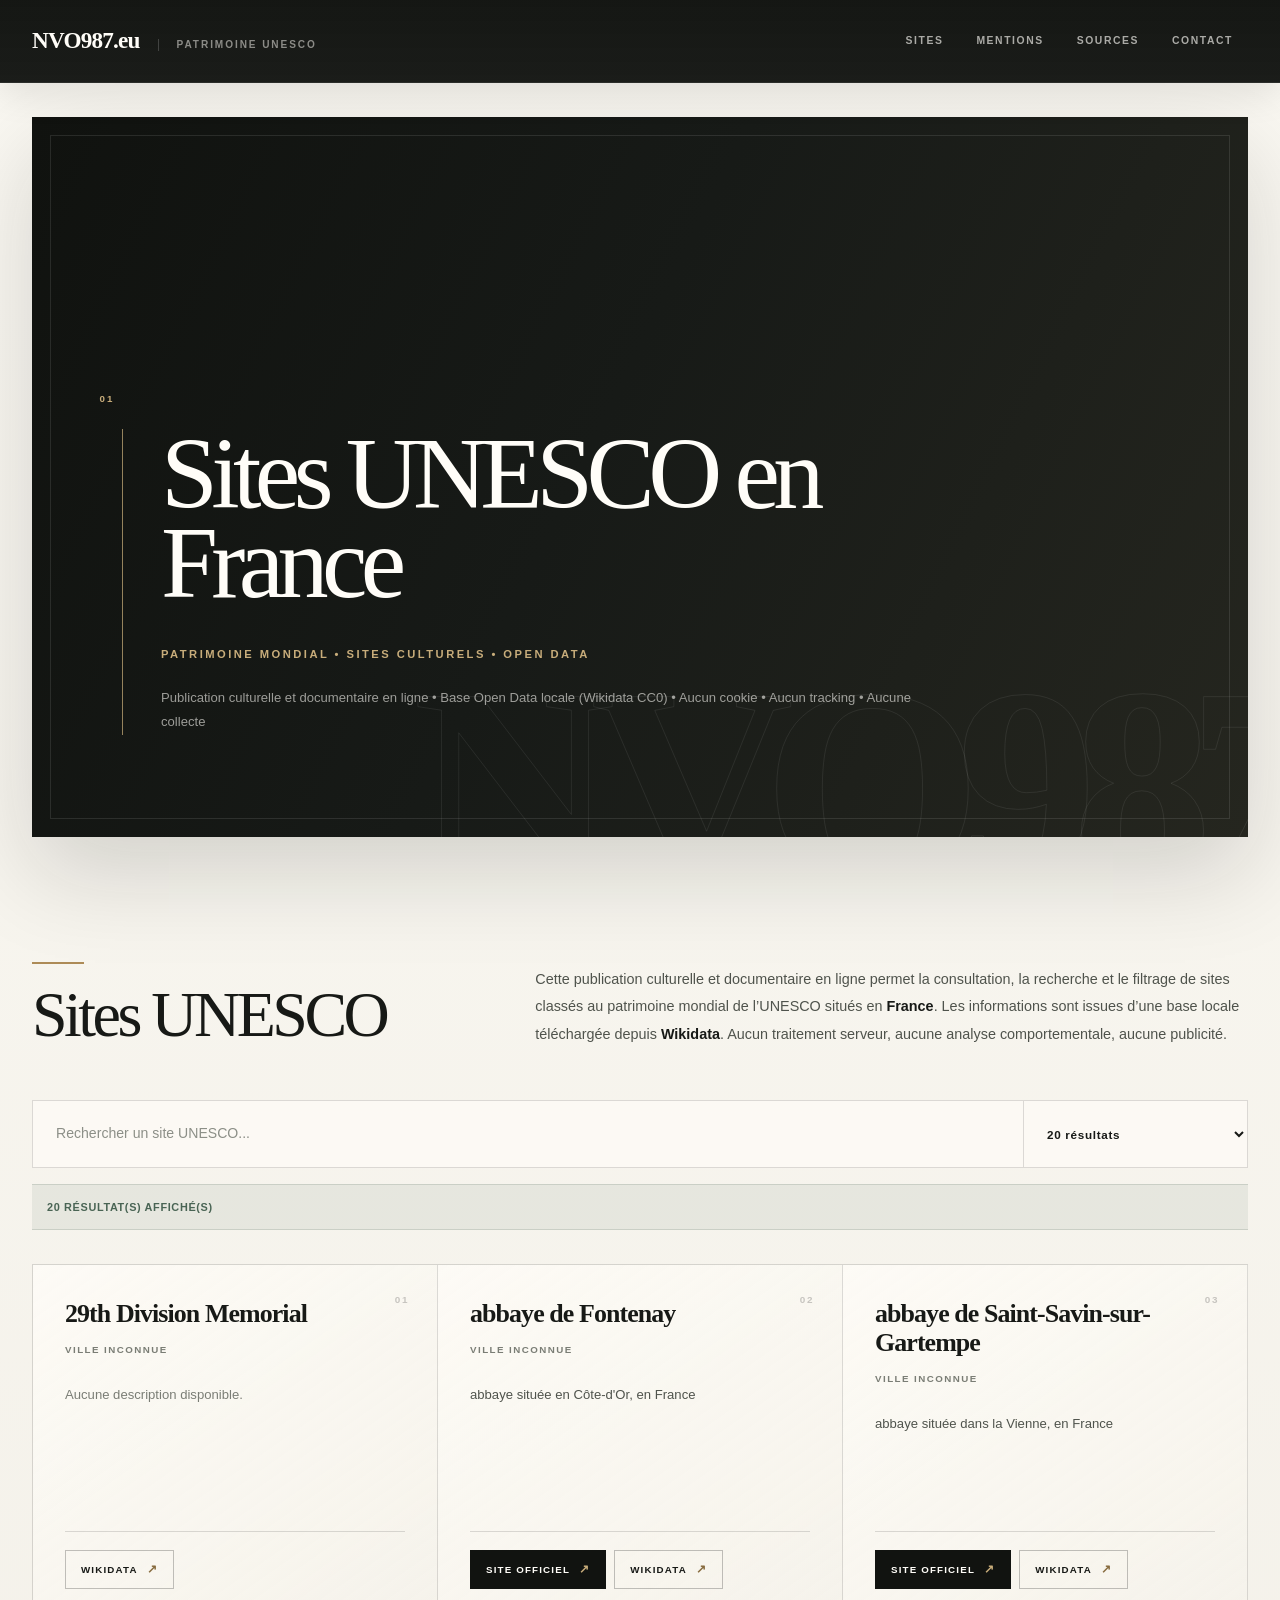
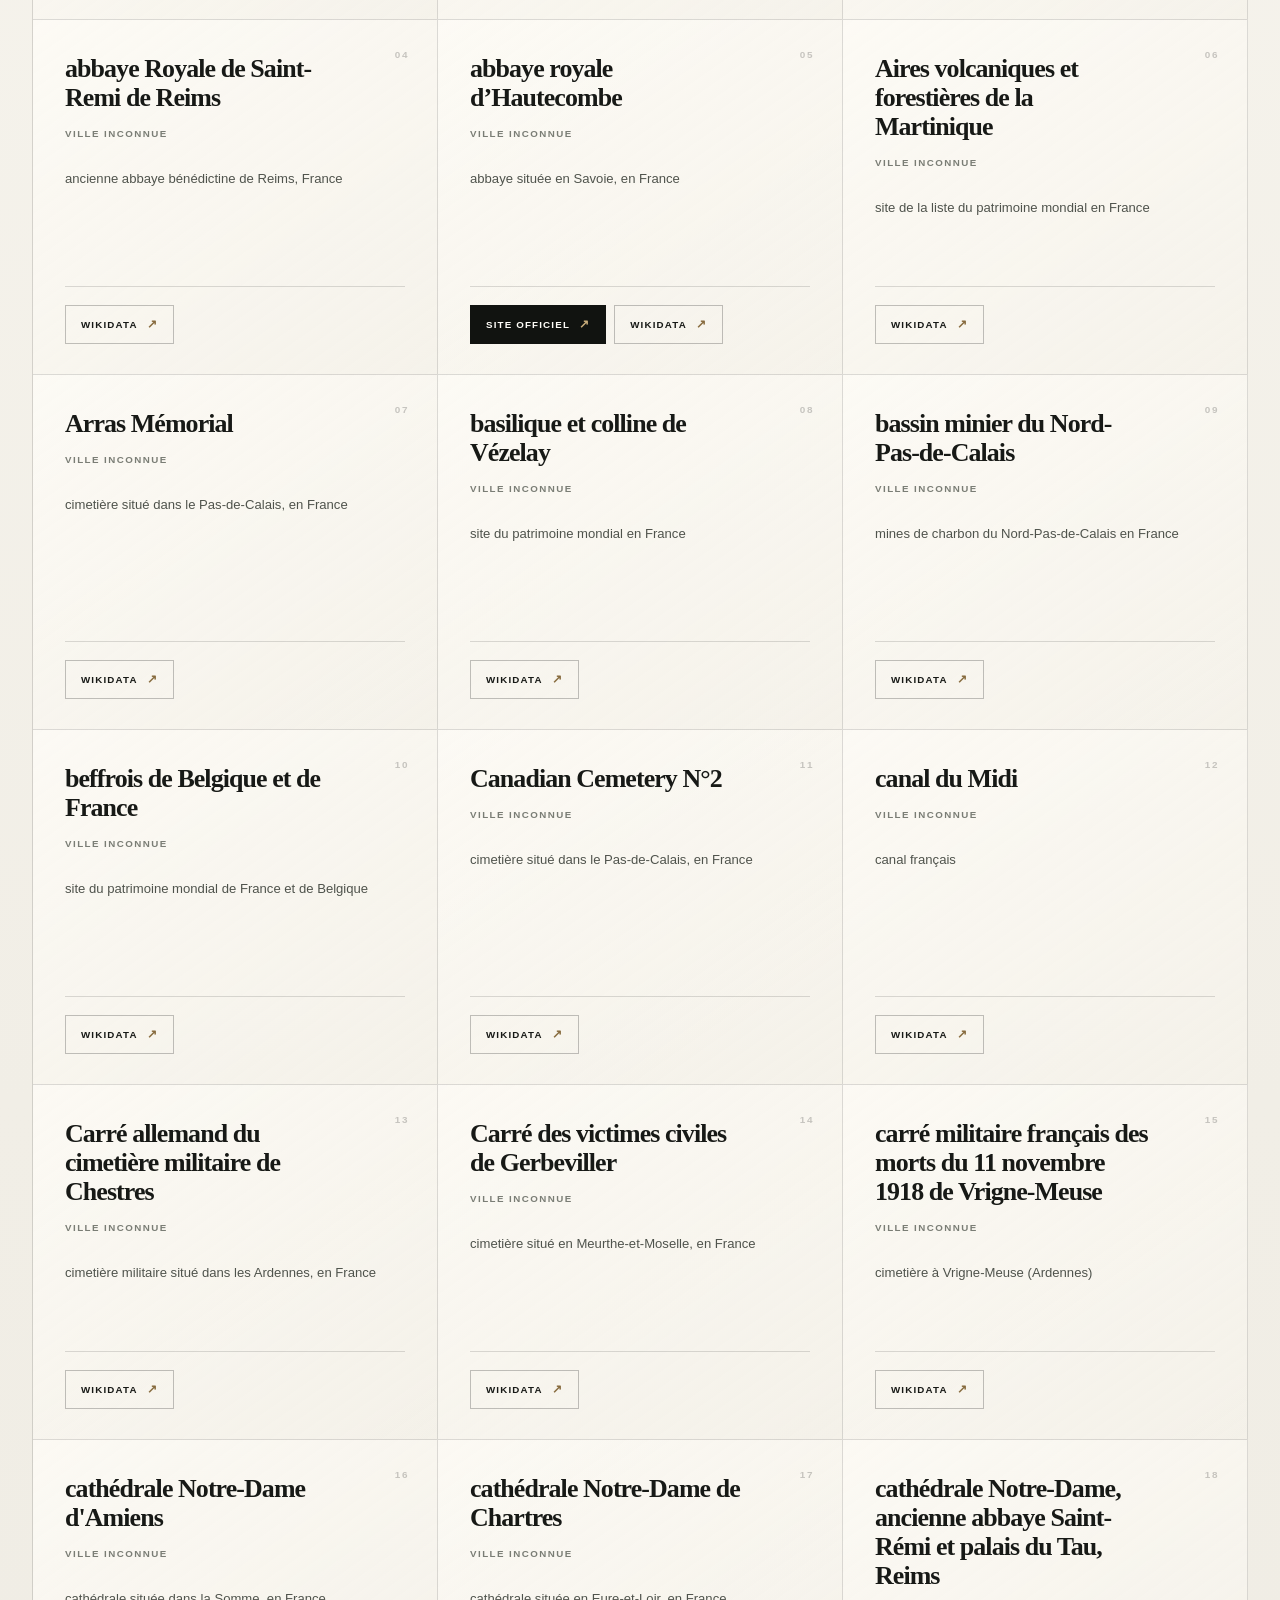
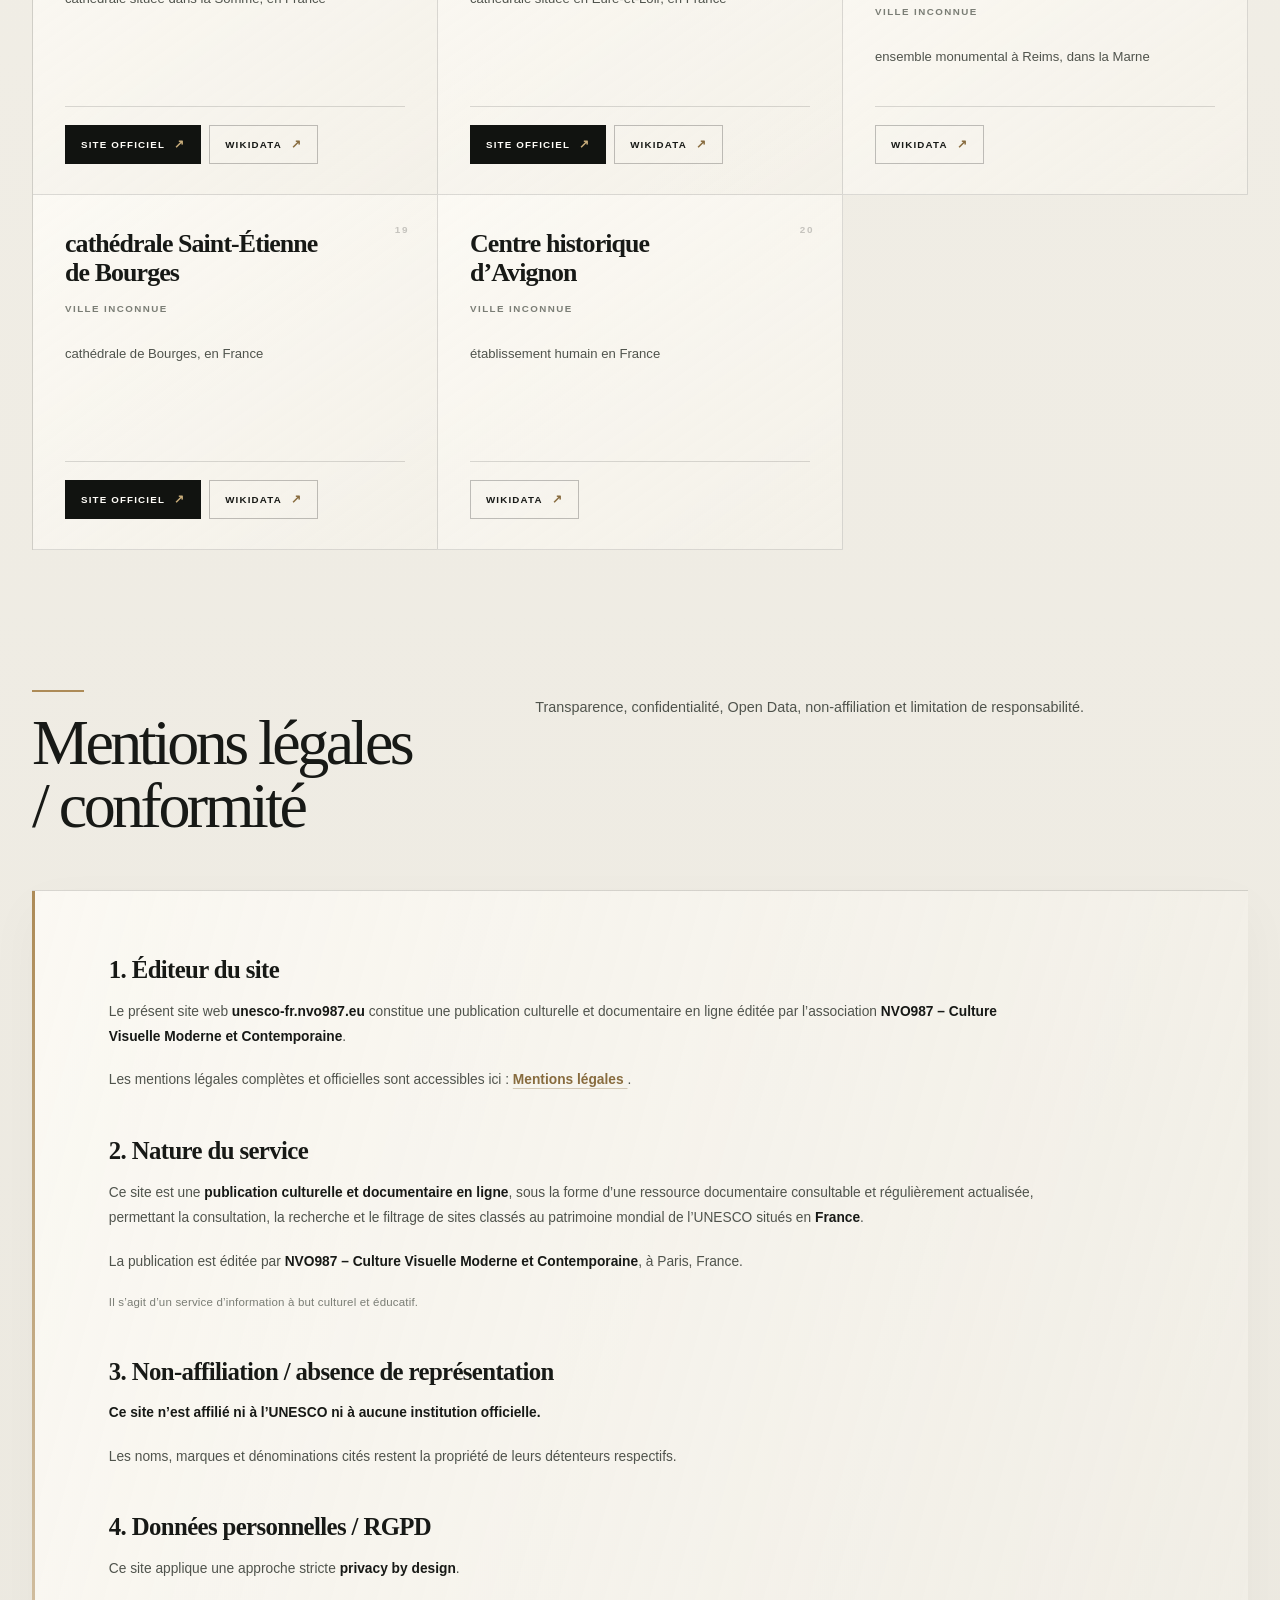
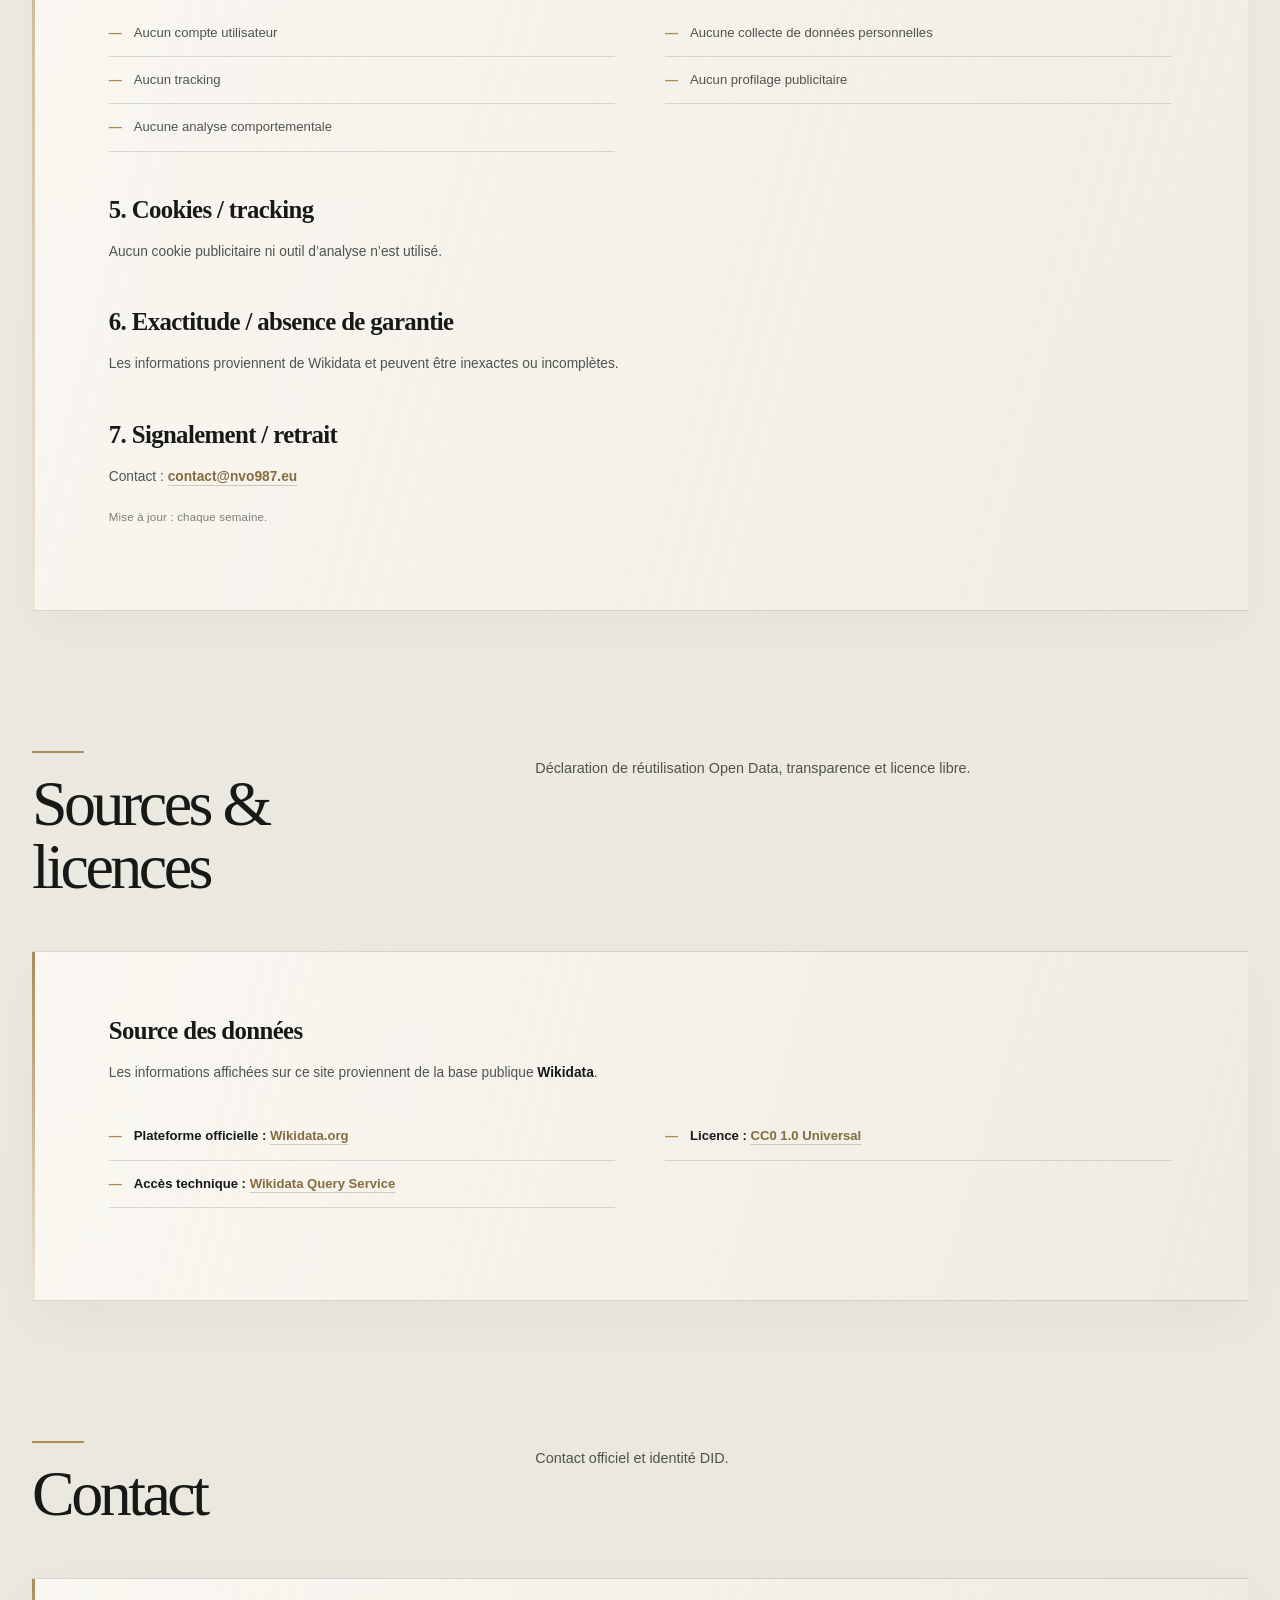
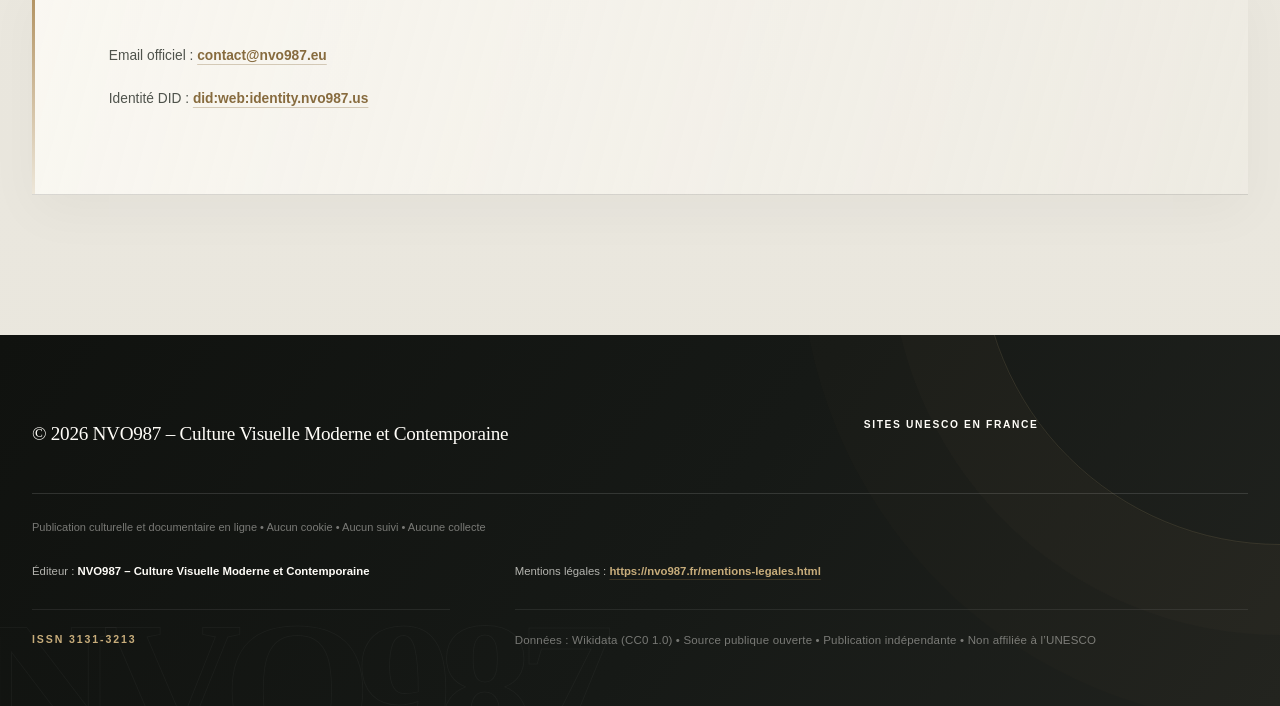
<file: index.html>
<!-- ==========================================================
     FILE: index.html
     NVO987.eu – Sites UNESCO en France
     Static / GitHub Pages compatible / Privacy-friendly
     Data loaded locally from places.json (generated from Wikidata)

     LEGAL / COMPLIANCE SUMMARY (IMPORTANT):
     - Data source: Wikidata (CC0 1.0 Universal - Public Domain Dedication)
     - No cookies, no analytics, no tracking, no profiling
     - No user accounts, no user database, no marketing pixels
     - Local client-side search only (no server queries from the website)
     - Hosted on GitHub Pages (third-party infrastructure logs may exist)
     - Independent informational produced work / no affiliation
========================================================== -->
<!DOCTYPE html>
<html lang="fr">
<head>

  <!-- BASIC -->
  <meta charset="UTF-8">
  <meta http-equiv="x-ua-compatible" content="ie=edge">
  <meta name="viewport" content="width=device-width, initial-scale=1.0">

  <title>Sites UNESCO en France | NVO987 - Culture Visuelle Moderne et Contemporaine</title>

  <meta name="description" content="NVO987 is a multidisciplinary artistic and cultural initiative exploring the intersections of visual culture and art history. Sites UNESCO en France basés sur Wikidata (CC0). Recherche locale instantanée. Aucun cookie, aucun tracking, aucune collecte de données personnelles.">

  <meta name="keywords" content="UNESCO, patrimoine mondial, France, sites UNESCO, patrimoine culturel, open data, Wikidata, NVO987">

  <meta name="robots" content="index, follow, max-snippet:-1, max-image-preview:large, max-video-preview:-1">

  <meta name="color-scheme" content="light">
  <meta name="format-detection" content="telephone=no, email=no, address=no">

  <link rel="apple-touch-icon" sizes="57x57" href="/apple-icon-57x57.png">
<link rel="apple-touch-icon" sizes="60x60" href="/apple-icon-60x60.png">
<link rel="apple-touch-icon" sizes="72x72" href="/apple-icon-72x72.png">
<link rel="apple-touch-icon" sizes="76x76" href="/apple-icon-76x76.png">
<link rel="apple-touch-icon" sizes="114x114" href="/apple-icon-114x114.png">
<link rel="apple-touch-icon" sizes="120x120" href="/apple-icon-120x120.png">
<link rel="apple-touch-icon" sizes="144x144" href="/apple-icon-144x144.png">
<link rel="apple-touch-icon" sizes="152x152" href="/apple-icon-152x152.png">
<link rel="apple-touch-icon" sizes="180x180" href="/apple-icon-180x180.png">
<link rel="icon" type="image/png" sizes="192x192"  href="/android-icon-192x192.png">
<link rel="icon" type="image/png" sizes="32x32" href="/favicon-32x32.png">
<link rel="icon" type="image/png" sizes="96x96" href="/favicon-96x96.png">
<link rel="icon" type="image/png" sizes="16x16" href="/favicon-16x16.png">
<link rel="shortcut icon" href="/favicon.ico" type="image/x-icon">
<link rel="icon" href="/favicon.ico" type="image/x-icon">
<link rel="manifest" href="/manifest.json">
<meta name="msapplication-TileColor" content="#ffffff">
<meta name="msapplication-TileImage" content="/ms-icon-144x144.png">
<meta name="theme-color" content="#ffffff">

  <!-- DID document -->
  <link rel="alternate" type="application/did+json" href="https://identity.nvo987.us/.well-known/did.json">

  <!-- DID domain linkage proof -->
  <link rel="alternate" type="application/did+ld+json" href="https://identity.nvo987.us/.well-known/did-configuration.json">

  <!-- Canonical DID -->
  <meta name="did" content="did:web:identity.nvo987.us">

  <!-- Identity authority -->
  <link rel="me" href="https://identity.nvo987.us">

  <!-- Machine endpoints -->
  <link rel="alternate" type="application/ld+json" href="https://identity.nvo987.us/machine/graph.jsonld">
  <link rel="alternate" type="application/ld+json" href="https://identity.nvo987.us/machine/agents.jsonld">
  <link rel="alternate" type="application/ld+json" href="https://identity.nvo987.us/machine/vc.jsonld">

  <!-- SECURITY -->
  <meta http-equiv="Content-Security-Policy" content="default-src 'self'; img-src 'self' data: https:; style-src 'self' 'unsafe-inline'; script-src 'self' 'unsafe-inline'; connect-src 'self'; base-uri 'self'; form-action 'none'; frame-ancestors 'none';">

  <!-- CANONICAL -->
  <link rel="canonical" href="https://unesco-fr.nvo987.eu/">

  <script type="application/ld+json">
{
  "@context": "https://schema.org",
  "@graph": [
    {
      "@type": "ProfilePage",
      "@id": "https://nvo987.us/about.html#profilepage",
      "url": "https://nvo987.us/about.html",
      "mainEntity": {
        "@id": "https://nvo987.us/#person"
      }
    },
    {
      "@type": "Person",
      "@id": "https://nvo987.us/#person",
      "name": "Nicholas Van-Orton",
      "image": "https://nvo987.us/images/nicholas-van-orton.jpg",
      "jobTitle": "Independent researcher, founder of NVO987 Association",
      "url": "https://nvo987.us",
      "sameAs": [
        "https://nvo987.us",
        "https://www.nvo987.us",
        "https://art.nvo987.us",
        "https://bluesky.nvo987.us",
        "https://books.nvo987.us/",
        "https://video.nvo987.us",
        "https://sha256.nvo987.us",
        "https://sha3.nvo987.us",
        "https://person.nvo987.us",
        "https://rss.nvo987.us",
        "https://ipfs.nvo987.us",
        "https://software.nvo987.us",
        "https://archive.nvo987.us",
        "https://identity.nvo987.us",
        "https://sha512.nvo987.us",
        "https://sha.nvo987.us",
        "https://orcid.nvo987.us",
        "https://json.nvo987.us",
        "https://uuid.nvo987.us",
        "https://social.media.fr",
        "https://sha1.nvo987.us",
        "https://blake.nvo987.us",
        "https://keccak.nvo987.us",
        "https://favicon.nvo987.us",
        "https://qr.nvo987.us", 
        "https://delaunaycolor.us",
        "https://culture.org.im", 
        "https://paris.org.im/", 
        "https://kellycode.us",
        "https://identity.ai.in",
        "https://nexarium.us",
        "https://delaunaybook.eu", 
        "https://social-exclusion-of-children.eu", 
        "https://delaunaybook.us"
      ],
      "brand": {
        "@type": "Brand",
        "name": "NVO987",
        "description": "NVO987 is a multidisciplinary artistic and cultural initiative exploring the intersections of visual culture and art history."
      },
      "memberOf": {
        "@id": "https://nvo987.fr/#organization"
      },
      "affiliation": [
        {
          "@id": "https://nvo987.fr/#organization"
        },
        {
          "@id": "https://delaunaybook.eu/#organization"
        },
        {
       "@id": "https://nexarium.us/#organization"
        },
        {
       "@id": "https://startup-layer.nvo987.us/#organization"
        },
        {
          "@id": "https://books.nvo987.us/#bookstore"
        }
      ],
      "identifier": [
        {
          "@type": "PropertyValue",
          "propertyID": "ORCID",
          "value": "https://orcid.org/0009-0007-4628-1871"
        },
        {
          "@type": "PropertyValue",
          "propertyID": "ISNI",
          "value": "0000000529640885"
        }
      ],
      "subjectOf": [
        {
          "@id": "https://doi.org/10.17613/QS22F-VA721"
        },
        {
          "@id": "https://doi.org/10.17613/XT6VK-HJV23"
        },
        {
          "@id": "https://doi.org/10.17605/OSF.IO/TRFKG"
        },
        {
          "@id": "https://doi.org/10.5281/ZENODO.22347668"
        },
        {
        "@id": "https://doi.org/10.17613/gyqwq-x7631"
        },
        {
          "@id": "https://doi.org/10.5281/ZENODO.22204421"
        },
        {
          "@id": "https://doi.org/10.17605/OSF.IO/AVZC9"
        },
        {
        "@id": "https://doi.org/10.17613/b061h-1a275"
        },
        {
          "@id": "https://doi.org/10.5281/ZENODO.22029825"
        },
        {
          "@id": "https://doi.org/10.17605/OSF.IO/WZB5A"
        },
        {
          "@id": "https://doi.org/10.17613/802RD-BJR69"
        },
        {
          "@id": "https://doi.org/10.17613/Q8WEV-1CV44"
        },
        {
          "@id": "https://doi.org/10.17613/zarwd-m2r73"
        },
        {
          "@id": "https://doi.org/10.17613/y22fc-g0f98"
        },
        {
          "@id": "https://doi.org/10.17605/OSF.IO/9JVPd"
        },
        {
          "@id": "https://doi.org/10.17605/OSF.IO/CDEKP"
        },
        {
          "@id": "https://doi.org/10.2139/ssrn.6131506"
        }
      ]
    },
    {
      "@type": "Organization",
      "@id": "https://nvo987.fr/#organization",
      "name": "NVO987 – Culture Visuelle Moderne et Contemporaine",
      "alternateName": [
        "NVO987 Association",
        "NVO987 – Culture Visuelle Moderne et Contemporaine"
      ],
      "url": "https://nvo987.fr",
      "image": {
        "@id": "https://nvo987.fr/images/logo.jpg#image"
      },
      "description": "NVO987 – Modern and Contemporary Visual Culture is a cultural and research association founded in France by Nicholas Van-Orton. It is dedicated to the study of modern and contemporary visual culture, artistic practices, cultural studies, and the relationships between creation, research, and society.\n\nThe association develops interdisciplinary research at the intersection of art history, cultural studies, the sciences of perception, the analysis of visual media, and contemporary digital technologies. Particular attention is paid to color, visual perception, image generation systems, and the interactions between contemporary art and artificial intelligence.\n\nIts activities include research, documentation, archiving, data structuring, publication, and the dissemination of knowledge through conferences, professional meetings, workshops, exhibitions, screenings, residencies, educational programs, and other forms of cultural mediation.\n\nThe association promotes collaborations between artists, researchers, cultural institutions, educational actors, and audiences interested in contemporary transformations of the image, media, and digital culture.",
      "email": "contact@nvo987.fr",
      "telephone": "+36702674440",
      "contactPoint": {
        "@type": "ContactPoint",
        "email": "contact@nvo987.fr",
        "telephone": "+36702674440"
      },
      "identifier": [
        {
          "@type": "PropertyValue",
          "propertyID": "ISNI",
          "value": "0000000530813464"
        },
        {
          "@type": "PropertyValue",
          "propertyID": "SIREN",
          "value": "102148160"
        },
        {
          "@type": "PropertyValue",
          "propertyID": "SIRET",
          "value": "10214816000017"
        },
        {
          "@type": "PropertyValue",
          "propertyID": "ISSN",
          "value": "3131-3744"
        },
        {
          "@type": "PropertyValue",
          "propertyID": "ISSN",
          "value": "3131-3272"
        },
        {
          "@type": "PropertyValue",
          "propertyID": "ISSN",
          "value": "3131-3213"
        }
      ],
      "sameAs": [
        "https://nvo987.substack.com/",
        "https://musees.nvo987.eu/",
        "https://nvo987.eu/",
        "https://civilisation-layer.nvo987.fr/",
        "https://institution-layer.nvo987.fr/",
        "https://litterature-fr.nvo987.eu/",
        "https://peintres-fr.nvo987.eu/", 
        "https://unesco-fr.nvo987.eu/",
        "https://mcp.nvo987.fr/",
        "https://benevoles.nvo987.fr/", 
        "https://images.nvo987.fr/",
        "https://valoriax.nvo987.fr/", 
        "https://nexarium.nvo987.fr/",
        "https://education.nvo987.fr/", 
        "https://droitsdelenfant.nvo987.fr/",
        "https://recherche.nvo987.fr/", 
        "https://cir.nvo987.fr/",
        "https://benevoles.nvo987.fr/", 
        "https://archives.nvo987.fr/", 
        "https://nvo987.ai.in/", 
        "https://did.ai.in/", 
        "https://identity.ai.in/",
        "https://web3.internet.in/",
        "https://nvo987.in/",
        "https://childcolor.eu/",
        "https://startup.com.im/",
        "https://paris.org.in/",
        "https://www.openstreetmap.org/node/1409757849"
      ],
      "foundingDate": "2026",
      "address": {
        "@type": "PostalAddress",
        "streetAddress": "44 Rue Pasquier",
        "postalCode": "75008",
        "addressLocality": "Paris",
        "addressCountry": "FR"
      },
      "location": {
        "@type": "Place",
        "geo": {
          "@type": "GeoCoordinates",
          "latitude": 48.8748353,
          "longitude": 2.3240104
        }
      },
      "founder": {
        "@id": "https://nvo987.us/#person"
      }
    },
    {
  "@type": "Organization",
  "@id": "https://delaunaybook.eu/#organization",
  "name": "Delaunay Book – Independent Publisher",
  "alternateName": [
    "Delaunay Book",
    "Independent Publisher"
  ],
  "url": "https://delaunaybook.eu/",
  "image": {
    "@id": "https://delaunaybook.eu/images/independent.jpg#image"
  },
  "logo": {
    "@id": "https://delaunaybook.eu/images/logo.jpg#image"
  },
  "description": "Independent publishing initiative associated with Nicholas Van-Orton, focused on research-based books, scholarly publications, art history, visual culture, and interdisciplinary cultural research.",
  "email": "contact@delaunaybook.eu",
  "telephone": "+36702674440",
  "contactPoint": {
    "@type": "ContactPoint",
    "email": "contact@delaunaybook.eu",
    "telephone": "+36702674440"
  },
  "foundingDate": "2026",
  "founder": {
    "@id": "https://nvo987.us/#person"
  },
  "member": {
    "@id": "https://nvo987.us/#person"
  }
},
  {
  "@type": "Organization",
  "@id": "https://nexarium.us/#organization",
  "name": "NEXARIUM – Open Decentralized Web Infrastructure",
  "alternateName": "NEXARIUM",
  "url": "https://nexarium.us",
  "image": "https://www.nexarium.us/images/nexarium.jpg",
  "logo": "https://www.nexarium.us/images/nexarium.jpg",
  "description": "NEXARIUM is an open and decentralized web infrastructure for the structured management and long-term preservation of knowledge, scientific and cultural content, and digital heritage. Its infrastructure is built on digital identity, semantic knowledge systems, decentralized publishing, interoperability, and digital preservation. Its goal is to provide a durable, interconnected, and open digital environment in which information remains accessible and interpretable over the long term.",
  "email": "contact@nexarium.us",
  "telephone": "+36702674440",
  "contactPoint": {
    "@type": "ContactPoint",
    "email": "contact@nexarium.us",
    "telephone": "+36702674440"
  },
  "foundingDate": "2026",
  "founder": {
    "@id": "https://nvo987.us/#person"
  },
  "member": {
    "@id": "https://nvo987.us/#person"
  }
},
{
  "@type": "JobPosting",
  "title": "Pédagogue bénévole",
  "description": "Nous recherchons un pédagogue bénévole à Paris. La personne recherchée doit posséder une formation dans le domaine de la pédagogie, un diplôme de niveau bachelor en pédagogie, une expérience professionnelle d’au moins 24 mois auprès d’enfants et d’excellentes compétences en communication. Il s’agit d’une activité bénévole non rémunérée. La rémunération est de 0 EUR.",
  "datePosted": "2026-11-01",
  "validThrough": "2029-09-16T23:59:59+02:00",
  "employmentType": "VOLUNTEER",
  "hiringOrganization": {
  "@id": "https://nexarium.us/#organization"
 },
  "jobLocation": {
    "@type": "Place",
    "address": {
      "@type": "PostalAddress",
      "addressLocality": "Paris",
      "addressCountry": "FR"
    }
  },
  "baseSalary": {
    "@type": "MonetaryAmount",
    "currency": "EUR",
    "value": {
      "@type": "QuantitativeValue",
      "value": 0,
      "unitText": "YEAR"
    }
  },
  "educationRequirements": {
    "@type": "EducationalOccupationalCredential",
    "credentialCategory": "bachelor degree"
  },
  "experienceRequirements": {
    "@type": "OccupationalExperienceRequirements",
    "monthsOfExperience": 24
  },
  "skills": "Excellentes compétences en communication.",
  "url": "https://nexarium.us/"
}, 
{
      "@type": "BookStore",
      "@id": "https://books.nvo987.us/#bookstore",
      "name": "NVO987 - Bookstore",
      "url": "https://books.nvo987.us/",
      "description": "NVO987 Bookstore — a book platform presenting books and publications emerging from research, documentation, and cultural memory.",
      "telephone": "+36702674440",
      "image": {
        "@id": "https://books.nvo987.us/images/bookstore.jpg#image"
      },
      "priceRange": "€",
      "founder": {
        "@id": "https://nvo987.us/#person"
      },
      "owner": {
        "@id": "https://nvo987.us/#person"
      }
    },
    {
  "@type": "Organization",
  "@id": "https://startup-layer.nvo987.us/#organization",
  "name": "Nexarium Verify Mail - Startup ",
  "url": "https://startup-layer.nvo987.us",
  "description": "Nexarium Verify Mail — Email checking and validation software solution and service.",
  "telephone": "+36702674440",
  "logo": {
    "@type": "ImageObject",
    "@id": "https://startup-layer.nvo987.us/images/logo.jpg#image",
    "url": "https://startup-layer.nvo987.us/images/logo.jpg",
    "contentUrl": "https://startup-layer.nvo987.us/images/logo.jpg"
  },
  "image": {
    "@id": "https://startup-layer.nvo987.us/images/logo.jpg#image"
  },
  "founder": {
    "@id": "https://nvo987.us/#person"
  },
  "owner": {
    "@id": "https://nvo987.us/#person"
  }
},
{
  "@type": "ImageObject",
  "@id": "https://startup-layer.nvo987.us/images/logo.jpg#image",
  "contentUrl": "https://startup-layer.nvo987.us/images/logo.jpg",
  "url": "https://startup-layer.nvo987.us/images/logo.jpg",
  "license": "https://nvo987.us/mentions-legales.html",
  "acquireLicensePage": "https://nvo987.us/legal-information.html",
  "creditText": "Nexarium Verify Mail",
  "copyrightNotice": "Nexarium Verify Mail",
  "creator": {
    "@id": "https://startup-layer.nvo987.us/#organization"
  }
},
{
      "@type": "ImageObject",
      "@id": "https://nvo987.fr/images/logo.jpg#image",
      "contentUrl": "https://nvo987.fr/images/logo.jpg",
      "url": "https://nvo987.fr/images/logo.jpg",
      "license": "https://nvo987.fr/mentions-legales.html",
      "acquireLicensePage": "https://nvo987.fr/mentions-legales.html",
      "creditText": "NVO987 – Culture Visuelle Moderne et Contemporaine",
      "creator": {
        "@id": "https://nvo987.fr/#organization"
      },
      "copyrightNotice": "NVO987 – Culture Visuelle Moderne et Contemporaine"
    },
    {
  "@type": "ImageObject",
  "@id": "https://www.nexarium.us/images/nexarium.jpg#image",
  "contentUrl": "https://www.nexarium.us/images/nexarium.jpg",
  "url": "https://www.nexarium.us/images/nexarium.jpg",
  "license": "https://nvo987.fr/mentions-legales.html",
  "acquireLicensePage": "https://nvo987.fr/mentions-legales.html",
  "creditText": "Nicholas Van-Orton",
  "creator": {
    "@id": "https://nvo987.us/#person"
  },
  "copyrightNotice": "Nicholas Van-Orton"
},
{
      "@type": "ImageObject",
      "@id": "https://books.nvo987.us/images/bookstore.jpg#image",
      "contentUrl": "https://books.nvo987.us/images/bookstore.jpg",
      "url": "https://books.nvo987.us/images/bookstore.jpg",
      "creator": {
        "@id": "https://nvo987.us/#person"
      },
      "copyrightNotice": "Nicholas Van-Orton",
      "creditText": "Nicholas Van-Orton",
      "license": "https://nvo987.us/legal-information.html",
      "acquireLicensePage": "https://nvo987.us/legal-information.html"
    },
    {
  "@type": "ImageObject",
  "@id": "https://www.nexarium.us/images/logo.jpg#logo",
  "contentUrl": "https://www.nexarium.us/images/logo.jpg",
  "url": "https://www.nexarium.us/images/logo.jpg",
  "license": "https://nvo987.fr/mentions-legales.html",
  "acquireLicensePage": "https://nvo987.fr/mentions-legales.html",
  "creditText": "Nicholas Van-Orton",
  "creator": {
    "@id": "https://nvo987.us/#person"
  },
  "copyrightNotice": "Nicholas Van-Orton"
},
{
  "@type": "ImageObject",
  "@id": "https://books.nvo987.us/images/logo.jpg#image",
  "contentUrl": "https://books.nvo987.us/images/logo.jpg",
  "url": "https://books.nvo987.us/images/logo.jpg",
  "creator": {
    "@id": "https://nvo987.us/#person"
  },
  "copyrightNotice": "Nicholas Van-Orton",
  "creditText": "Nicholas Van-Orton",
  "license": "https://nvo987.us/legal-information.html",
  "acquireLicensePage": "https://nvo987.us/legal-information.html"
},
{
  "@type": "ImageObject",
  "@id": "https://delaunaybook.eu/images/independent.jpg#image",
  "contentUrl": "https://delaunaybook.eu/images/independent.jpg",
  "url": "https://delaunaybook.eu/images/independent.jpg",
  "creator": {
    "@id": "https://nvo987.us/#person"
  },
  "copyrightNotice": "Nicholas Van-Orton",
  "creditText": "Nicholas Van-Orton",
  "license": "https://nvo987.us/legal-information.html",
  "acquireLicensePage": "https://nvo987.us/legal-information.html"
},
{
  "@type": "ImageObject",
  "@id": "https://delaunaybook.eu/images/logo.jpg#image",
  "contentUrl": "https://delaunaybook.eu/images/logo.jpg",
  "url": "https://delaunaybook.eu/images/logo.jpg",
  "creator": {
    "@id": "https://nvo987.us/#person"
  },
  "copyrightNotice": "Nicholas Van-Orton",
  "creditText": "Nicholas Van-Orton",
  "license": "https://nvo987.us/legal-information.html",
  "acquireLicensePage": "https://nvo987.us/legal-information.html"
},
{
      "@type": "Dataset",
      "@id": "https://identity.nvo987.us/dataset/#dataset",
      "name": "NVO987 Decentralized Identity Dataset",
      "description": "A machine-readable identity, verification, and cryptographic dataset associated with Nicholas Van-Orton and NVO987.",
      "url": "https://identity.nvo987.us/dataset/",
      "identifier": [
       "https://identity.nvo987.us/dataset/",
       "did:web:identity.nvo987.us"
      ],
      "sameAs": [
        "https://identity.nvo987.us/.well-known/did.json"
      ],
      "keywords": [
        "Decentralized Identity",
        "DID Document",
        "W3C DID",
        "Ed25519",
        "Secp256k1",
        "Cryptography",
        "Nicholas Van-Orton",
        "NVO987"
      ],
      "license": "https://creativecommons.org/licenses/by/4.0/",
      "isAccessibleForFree": true,
      "inLanguage": "en",
      "creator": {
        "@id": "https://nvo987.us/#person"
      },
      "publisher": {
        "@id": "https://nvo987.fr/#organization"
      },
      "distribution": [
        {
          "@type": "DataDownload",
          "name": "W3C DID Document (JSON)",
          "encodingFormat": "application/json",
          "contentUrl": "https://identity.nvo987.us/.well-known/did.json"
        },
        {
          "@type": "DataDownload",
          "name": "SHA-256 Hash Verification File",
          "encodingFormat": "text/plain",
          "contentUrl": "https://identity.nvo987.us/sha-256-did.txt"
        },
        {
          "@type": "DataDownload",
          "name": "Ed25519 Public Verification Key (PEM)",
          "encodingFormat": "application/x-pem-file",
          "contentUrl": "https://identity.nvo987.us/public-key.pem"
        }
      ]
     }, 
     {
  "@type": "BreadcrumbList",
      "@id": "https://nvo987.us/about.html#breadcrumb",
      "itemListElement": [
        {
          "@type": "ListItem",
          "position": 1,
          "name": "Home",
          "item": "https://nvo987.us"
        },
        {
          "@type": "ListItem",
          "position": 2,
          "name": "About & Profile",
          "item": "https://nvo987.us/about.html"
        }
      ]
    },
    {
      "@type": "Person",
      "@id": "https://nvo987.us/#person",
      "name": "Nicholas Van-Orton",
      "image": "https://nvo987.us/images/nicholas-van-orton.jpg",
      "jobTitle": "Independent researcher, founder of NVO987 Association",
      "url": "https://nvo987.us",
      "sameAs": [
        "https://nvo987.us",
        "https://art.nvo987.us",
        "https://video.nvo987.us",
        "https://orcid.nvo987.us"
      ],
      "affiliation": [
        { "@id": "https://nvo987.fr/#organization" }
      ]
    },
    {
  "@type": "DiscussionForumPosting",
  "@id": "https://substack.com/chat/group/b39be242-03df-48cc-ad6a-7ebb6f49cdf1/post/b7fae6ec-6612-426f-b895-226897c0873c#discussion",
  "mainEntityOfPage": "https://substack.com/chat/group/b39be242-03df-48cc-ad6a-7ebb6f49cdf1/post/b7fae6ec-6612-426f-b895-226897c0873c",
  "headline": "Bienvenue dans le Chat NVO987",
  "text": "Bienvenue dans le Chat NVO987. Cet espace a été créé pour les discussions liées à la communauté de l’association NVO987 – Culture Visuelle Moderne et Contemporaine. Ses thèmes comprennent la culture visuelle, l’art moderne et contemporain, l’histoire de l’art, la recherche, les livres, les publications, le patrimoine numérique et les projets culturels qui y sont liés. Les membres peuvent partager des questions, des idées, des références, des notes de recherche et des discussions liées à ces sujets. Le Chat NVO987 fait partie de NEXARIUM – Open Decentralized Web Infrastructure.",
  "image": "https://nvo987.us/images/substack.jpg",
  "url": "https://substack.com/chat/group/b39be242-03df-48cc-ad6a-7ebb6f49cdf1/post/b7fae6ec-6612-426f-b895-226897c0873c",
  "author": {
    "@type": "Person",
    "@id": "https://nvo987.us/#person",
    "name": "Nicholas Van-Orton",
    "url": "https://nvo987.us/about.html",
    "agentInteractionStatistic": {
      "@type": "InteractionCounter",
      "interactionType": "https://schema.org/WriteAction",
      "userInteractionCount": 1
    }
  },
  "datePublished": "2026-09-19T11:06:00+02:00",
  "interactionStatistic": {
    "@type": "InteractionCounter",
    "interactionType": "https://schema.org/CommentAction",
    "userInteractionCount": 0
  },
  "commentCount": 0,
  "isPartOf": {
    "@type": "WebPage",
    "@id": "https://substack.com/chat/group/b39be242-03df-48cc-ad6a-7ebb6f49cdf1#webpage",
    "url": "https://substack.com/chat/group/b39be242-03df-48cc-ad6a-7ebb6f49cdf1",
    "name": "NVO987 Chat"
  }
},
{
      "@type": "ScholarlyArticle",
      "@id": "https://doi.org/10.17613/QS22F-VA721",
      "name": "Color as a Generative Principle in the Work of Sonia Delaunay - Art historical research – Research summary",
      "headline": "Color as a Generative Principle in the Work of Sonia Delaunay - Art historical research – Research summary",
      "image": "https://nvo987.us/images/nicholas-van-orton.jpg",
      "url": "https://doi.org/10.17613/QS22F-VA721",
      "author": {
        "@id": "https://nvo987.us/#person"
      },
      "publisher": {
        "@id": "https://delaunaybook.eu/#organization"
      },
      "keywords": [
        "Color perception",
        "Children",
        "Learning environments",
        "Pedagogical environments",
        "Generative artificial intelligence",
        "Visual environments",
        "Color variables",
        "Visual perception",
        "Educational design",
        "Generative image systems"
      ]
    },
    {
      "@type": "CreativeWork",
      "@id": "https://doi.org/10.17613/XT6VK-HJV23",
      "name": "NVO987 – Culture Visuelle Moderne et Contemporaine – Official Association Logo",
      "headline": "NVO987 – Culture Visuelle Moderne et Contemporaine – Official Association Logo",
      "image": "https://nvo987.us/images/nicholas-van-orton.jpg",
      "url": "https://doi.org/10.17613/XT6VK-HJV23",
      "creator": {
        "@id": "https://nvo987.us/#person"
      },
      "publisher": {
        "@id": "https://nvo987.fr/#organization"
      }
    },
    {
      "@type": "ScholarlyArticle",
      "@id": "https://doi.org/10.17605/OSF.IO/TRFKG",
      "name": "Civilizational Interpretive Ratio",
      "headline": "Civilizational Interpretive Ratio",
      "image": "https://nvo987.us/images/nicholas-van-orton.jpg",
      "url": "https://doi.org/10.17605/OSF.IO/TRFKG",
      "author": {
        "@id": "https://nvo987.us/#person"
      },
      "publisher": {
        "@id": "https://delaunaybook.eu/#organization"
      }
    },
    {
      "@type": "ScholarlyArticle",
      "@id": "https://doi.org/10.5281/ZENODO.22347668",
      "name": "Color as a Generative Principle in the Work of Sonia Delaunay",
      "headline": "Color as a Generative Principle in the Work of Sonia Delaunay",
      "image": "https://nvo987.us/images/nicholas-van-orton.jpg",
      "url": "https://doi.org/10.5281/ZENODO.22347668",
      "author": {
        "@id": "https://nvo987.us/#person"
      },
      "publisher": {
        "@id": "https://delaunaybook.eu/#organization"
      }
    },
    {
      "@type": "ScholarlyArticle",
      "@id": "https://doi.org/10.5281/ZENODO.22204421",
      "name": "Children's Color Acquisition Across Cultural Environments in the Age of Algorithms",
      "headline": "Children's Color Acquisition Across Cultural Environments in the Age of Algorithms",
      "image": "https://nvo987.us/images/nicholas-van-orton.jpg",
      "url": "https://doi.org/10.5281/ZENODO.22204421",
      "author": {
        "@id": "https://nvo987.us/#person"
      },
      "publisher": {
        "@id": "https://delaunaybook.eu/#organization"
      },
      "keywords": [
        "Color perception",
        "Children",
        "Learning environments",
        "Pedagogical environments",
        "Generative artificial intelligence",
        "Visual environments",
        "Color variables",
        "Visual perception",
        "Educational design",
        "Generative image systems"
      ]
    },
    {
      "@type": "ScholarlyArticle",
      "@id": "https://doi.org/10.17605/OSF.IO/AVZC9",
      "name": "Children’s Color Acquisition Across Cultural Environments in the Age of Algorithms",
      "headline": "Children’s Color Acquisition Across Cultural Environments in the Age of Algorithms",
      "image": "https://nvo987.us/images/nicholas-van-orton.jpg",
      "url": "https://doi.org/10.17605/OSF.IO/AVZC9",
      "author": {
        "@id": "https://nvo987.us/#person"
      },
      "publisher": {
        "@id": "https://delaunaybook.eu/#organization"
      },
      "keywords": [
        "Color perception",
        "Children",
        "Learning environments",
        "Pedagogical environments",
        "Generative artificial intelligence",
        "Visual environments",
        "Color variables",
        "Visual perception",
        "Educational design",
        "Generative image systems"
      ]
    },
    {
      "@type": "ScholarlyArticle",
      "@id": "https://doi.org/10.5281/ZENODO.22029825",
      "name": "The Role of Color in Pedagogical and Learning Environments and Children's Perception",
      "headline": "The Role of Color in Pedagogical and Learning Environments and Children's Perception",
      "image": "https://nvo987.us/images/nicholas-van-orton.jpg",
      "url": "https://doi.org/10.5281/ZENODO.22029825",
      "author": {
        "@id": "https://nvo987.us/#person"
      },
      "publisher": {
        "@id": "https://delaunaybook.eu/#organization"
      },
      "keywords": [
        "Color perception",
        "Children",
        "Learning environments",
        "Pedagogical environments",
        "Generative artificial intelligence",
        "Visual environments",
        "Color variables",
        "Visual perception",
        "Educational design",
        "Generative image systems"
      ]
    },
    {
      "@type": "ScholarlyArticle",
      "@id": "https://doi.org/10.17605/OSF.IO/WZB5A",
      "name": "The Role of Color in Pedagogical and Learning Environments and Children’s Perception",
      "headline": "The Role of Color in Pedagogical and Learning Environments and Children’s Perception",
      "image": "https://nvo987.us/images/nicholas-van-orton.jpg",
      "url": "https://doi.org/10.17605/OSF.IO/WZB5A",
      "author": {
        "@id": "https://nvo987.us/#person"
      },
      "publisher": {
        "@id": "https://delaunaybook.eu/#organization"
      },
      "keywords": [
        "Color perception",
        "Children",
        "Learning environments",
        "Pedagogical environments",
        "Generative artificial intelligence",
        "Visual environments",
        "Color variables",
        "Visual perception",
        "Educational design",
        "Generative image systems"
      ]
    },
    {
      "@type": "ScholarlyArticle",
      "@id": "https://doi.org/10.17613/802RD-BJR69",
      "name": "Color as a Generative Principle in the Work of Sonia Delaunay",
      "headline": "Color as a Generative Principle in the Work of Sonia Delaunay",
      "image": "https://nvo987.us/images/nicholas-van-orton.jpg",
      "url": "https://doi.org/10.17613/802RD-BJR69",
      "author": {
        "@id": "https://nvo987.us/#person"
      },
      "publisher": {
        "@id": "https://delaunaybook.eu/#organization"
      }
    },
    {
      "@type": "Book",
      "@id": "https://doi.org/10.17613/Q8WEV-1CV44",
      "name": "A szín mint generatív elv Sonia Delaunay életművében – EPUB kiadás",
      "headline": "A szín mint generatív elv Sonia Delaunay életművében – EPUB kiadás",
      "image": "https://nvo987.us/images/nicholas-van-orton.jpg",
      "url": "https://doi.org/10.17613/Q8WEV-1CV44",
      "author": {
        "@id": "https://nvo987.us/#person"
      },
      "publisher": {
        "@id": "https://delaunaybook.eu/#organization"
      }
    },
    {
      "@type": "Book",
      "@id": "https://doi.org/10.17613/zarwd-m2r73",
      "name": "A szín mint generatív elv Sonia Delaunay életművében",
      "headline": "A szín mint generatív elv Sonia Delaunay életművében",
      "image": "https://nvo987.us/images/nicholas-van-orton.jpg",
      "url": "https://doi.org/10.17613/zarwd-m2r73",
      "author": {
        "@id": "https://nvo987.us/#person"
      },
      "publisher": {
        "@id": "https://delaunaybook.eu/#organization"
      }
    },
    {
      "@type": "Book",
      "@id": "https://doi.org/10.17613/y22fc-g0f98",
      "name": "A szín mint generatív elv Sonia Delaunay életművében",
      "headline": "A szín mint generatív elv Sonia Delaunay életművében",
      "image": "https://nvo987.us/images/nicholas-van-orton.jpg",
      "url": "https://doi.org/10.17613/y22fc-g0f98",
      "author": {
        "@id": "https://nvo987.us/#person"
      },
      "publisher": {
        "@id": "https://delaunaybook.eu/#organization"
      }
    },
    {
      "@type": "ScholarlyArticle",
      "@id": "https://doi.org/10.17605/OSF.IO/9JVPd",
      "name": "Color as a Generative Principle in the Work of Sonia Delaunay: Research Project",
      "headline": "Color as a Generative Principle in the Work of Sonia Delaunay: Research Project",
      "image": "https://nvo987.us/images/nicholas-van-orton.jpg",
      "url": "https://doi.org/10.17605/OSF.IO/9JVPd",
      "author": {
        "@id": "https://nvo987.us/#person"
      },
      "publisher": {
        "@id": "https://delaunaybook.eu/#organization"
      }
    },
    {
      "@type": "ScholarlyArticle",
      "@id": "https://doi.org/10.17605/OSF.IO/CDEKP",
      "name": "Interdisciplinary Framework for Color Theory in Algorithmic Image Production",
      "headline": "Interdisciplinary Framework for Color Theory in Algorithmic Image Production",
      "image": "https://nvo987.us/images/nicholas-van-orton.jpg",
      "url": "https://doi.org/10.17605/OSF.IO/CDEKP",
      "author": {
        "@id": "https://nvo987.us/#person"
      },
      "publisher": {
        "@id": "https://delaunaybook.eu/#organization"
      },
      "keywords": [
        "Color perception",
        "Generative artificial intelligence",
        "Visual environments",
        "Color variables",
        "Visual perception",
        "Generative image systems"
      ]
    },
    {
      "@type": "ScholarlyArticle",
      "@id": "https://doi.org/10.2139/ssrn.6131506",
      "name": "Interdisciplinary Foundation Edition",
      "headline": "Interdisciplinary Foundation Edition",
      "image": "https://nvo987.us/images/nicholas-van-orton.jpg",
      "url": "https://doi.org/10.2139/ssrn.6131506",
      "author": {
        "@id": "https://nvo987.us/#person"
      },
      "publisher": {
        "@id": "https://delaunaybook.eu/#organization"
      }
    }
  ]
}
  </script>

  <!-- =========================================================
       PREMIUM INLINE CSS
       Editorial / Museum / Cultural Institution
       ========================================================= -->
  <style>
    /* =========================================================
       01 — DESIGN TOKENS
       ========================================================= */
    :root {
      --black: #111310;
      --black-2: #171916;
      --black-3: #20231f;

      --paper: #f1eee6;
      --paper-2: #e8e4da;
      --paper-3: #faf8f2;
      --white: #fffdf8;

      --text: #171916;
      --text-soft: #4f534c;
      --text-muted: #7a7d75;

      --gold: #ad8b57;
      --gold-dark: #876b3e;
      --gold-light: #c8ad7b;

      --line: rgba(17, 19, 16, .14);
      --line-dark: rgba(255, 255, 255, .13);

      --success: #496454;
      --success-bg: rgba(73, 100, 84, .09);

      --warning: #876d3e;
      --warning-bg: rgba(135, 109, 62, .09);

      --danger: #8a5049;
      --danger-bg: rgba(138, 80, 73, .09);

      --display: "Playfair Display", "Iowan Old Style",
                 "Baskerville", "Times New Roman", serif;

      --sans: "Inter", "Helvetica Neue", Helvetica,
              Arial, sans-serif;

      --container: 1320px;
      --header-height: 82px;

      --ease: cubic-bezier(.2, .75, .25, 1);
      --ease-soft: cubic-bezier(.22, 1, .36, 1);
    }


    /* =========================================================
       02 — RESET
       ========================================================= */
    *,
    *::before,
    *::after {
      box-sizing: border-box;
    }

    html {
      scroll-behavior: smooth;
      scroll-padding-top: 110px;
    }

    body {
      margin: 0;
      min-width: 320px;
      min-height: 100vh;

      background:
        linear-gradient(
          180deg,
          var(--paper-3) 0%,
          var(--paper) 38%,
          #e9e6dd 100%
        );

      color: var(--text);
      font-family: var(--sans);
      font-size: 16px;
      line-height: 1.7;

      -webkit-font-smoothing: antialiased;
      -moz-osx-font-smoothing: grayscale;
      text-rendering: optimizeLegibility;
    }

    ::selection {
      background: var(--gold);
      color: var(--white);
    }

    a {
      color: inherit;
    }

    img {
      display: block;
      max-width: 100%;
      height: auto;
    }

    button,
    input,
    select {
      font: inherit;
    }

    strong {
      color: var(--text);
      font-weight: 650;
    }

    .container {
      width: min(
        calc(100% - 64px),
        var(--container)
      );

      margin-inline: auto;
    }


    /* =========================================================
       03 — TOPBAR / MASTHEAD
       ========================================================= */
    .topbar {
      position: sticky;
      top: 0;
      z-index: 1000;

      background:
        linear-gradient(
          180deg,
          rgba(17, 19, 16, .985),
          rgba(17, 19, 16, .96)
        );

      border-bottom: 1px solid rgba(255, 255, 255, .1);

      box-shadow:
        0 12px 35px rgba(0, 0, 0, .09);

      backdrop-filter: blur(18px);
      -webkit-backdrop-filter: blur(18px);
    }

    .topbar-inner {
      min-height: var(--header-height);

      display: flex;
      align-items: center;
      justify-content: space-between;

      gap: 50px;
    }

    .brand {
      display: flex;
      align-items: baseline;

      min-width: 0;
      gap: 18px;
    }

    .brand-name {
      position: relative;

      color: var(--white);
      font-family: var(--display);
      font-size: 1.45rem;
      font-weight: 600;
      letter-spacing: -.035em;
      line-height: 1;

      white-space: nowrap;
    }

    .brand-tag {
      padding-left: 18px;

      border-left: 1px solid rgba(255, 255, 255, .18);

      color: rgba(255, 253, 248, .5);

      font-size: .63rem;
      font-weight: 650;
      letter-spacing: .19em;
      line-height: 1.2;
      text-transform: uppercase;

      white-space: nowrap;
    }

    .nav {
      display: flex;
      align-items: center;
      gap: 3px;
    }

    .nav a {
      position: relative;

      display: inline-flex;
      align-items: center;

      min-height: 42px;
      padding: 0 15px;

      color: rgba(255, 253, 248, .64);

      font-size: .65rem;
      font-weight: 650;
      letter-spacing: .15em;
      text-decoration: none;
      text-transform: uppercase;

      transition:
        color .3s var(--ease),
        background .3s var(--ease);
    }

    .nav a::before {
      content: "";

      position: absolute;
      left: 15px;
      right: 15px;
      bottom: 5px;

      height: 1px;

      background: var(--gold);

      transform: scaleX(0);
      transform-origin: right;

      transition:
        transform .4s var(--ease);
    }

    .nav a:hover,
    .nav a:focus-visible {
      color: var(--white);
    }

    .nav a:hover::before,
    .nav a:focus-visible::before {
      transform: scaleX(1);
      transform-origin: left;
    }


    /* =========================================================
       04 — HERO
       ========================================================= */
    .hero {
      position: relative;

      min-height: min(720px, calc(100vh - 125px));

      display: flex;
      align-items: flex-end;

      margin-top: 34px;
      margin-bottom: 125px;

      padding:
        clamp(55px, 8vw, 105px)
        clamp(35px, 7vw, 100px);

      overflow: hidden;

      background:
        linear-gradient(
          116deg,
          #10120f 0%,
          #171a17 46%,
          #25261f 100%
        );

      isolation: isolate;

      box-shadow:
        0 35px 90px rgba(18, 20, 17, .16);
    }

    /* Fine architectural border */
    .hero::before {
      content: "";

      position: absolute;
      inset: 18px;

      border: 1px solid rgba(255, 253, 248, .1);

      pointer-events: none;
      z-index: -1;
    }

    /* Large editorial geometry */
    .hero::after {
      content: "NVO987";

      position: absolute;

      right: -55px;
      bottom: -55px;

      color: transparent;

      font-family: var(--display);
      font-size: clamp(10rem, 22vw, 23rem);
      font-weight: 600;
      letter-spacing: -.09em;
      line-height: .75;

      -webkit-text-stroke: 1px rgba(255, 253, 248, .075);

      pointer-events: none;
      z-index: -1;
    }

    .hero-text {
      position: relative;

      width: min(900px, 100%);

      padding-left: clamp(20px, 3vw, 42px);

      border-left: 1px solid rgba(200, 173, 123, .72);
    }

    .hero-text::before {
      content: "01";

      position: absolute;

      left: -8px;
      top: -38px;

      transform: translateX(-100%);

      color: var(--gold-light);

      font-size: .61rem;
      font-weight: 700;
      letter-spacing: .22em;
    }

    .hero h1 {
      max-width: 950px;

      margin: 0;

      color: var(--white);

      font-family: var(--display);
      font-size: clamp(4rem, 8vw, 8.4rem);
      font-weight: 500;
      letter-spacing: -.065em;
      line-height: .87;
    }

    .hero-sub {
      margin: 38px 0 0;

      color: var(--gold-light);

      font-size: .7rem;
      font-weight: 700;
      letter-spacing: .22em;
      line-height: 1.7;
      text-transform: uppercase;
    }

    .hero-note {
      max-width: 760px;

      margin: 22px 0 0;

      color: rgba(255, 253, 248, .58);

      font-size: .82rem;
      line-height: 1.85;
    }


    /* =========================================================
       05 — MAIN
       ========================================================= */
    .main {
      position: relative;
    }

    .section {
      position: relative;

      padding-bottom: 140px;

      scroll-margin-top: 110px;
    }

    .section-header {
      display: grid;

      grid-template-columns:
        minmax(270px, .72fr)
        minmax(0, 1.28fr);

      gap: clamp(45px, 8vw, 125px);

      align-items: start;

      margin-bottom: 52px;
    }

    .section-header h2 {
      position: relative;

      margin: 0;
      padding-top: 22px;

      font-family: var(--display);
      font-size: clamp(2.7rem, 5vw, 5rem);
      font-weight: 500;
      letter-spacing: -.055em;
      line-height: .98;
    }

    .section-header h2::before {
      content: "";

      position: absolute;
      top: 0;
      left: 0;

      width: 52px;
      height: 2px;

      background: var(--gold);
    }

    .section-header p {
      max-width: 760px;

      margin: 4px 0 0;

      color: var(--text-soft);

      font-size: .9rem;
      line-height: 1.9;
    }


    /* =========================================================
       06 — SEARCH / CONTROLS
       ========================================================= */
    .controls {
      display: grid;

      grid-template-columns:
        minmax(0, 1fr)
        225px;

      gap: 0;

      margin-bottom: 16px;
    }

    .controls input,
    .controls select {
      min-height: 68px;

      border: 1px solid var(--line);
      border-radius: 0;

      outline: none;

      background: rgba(255, 253, 248, .7);

      color: var(--text);

      box-shadow: none;

      transition:
        background .3s var(--ease),
        border-color .3s var(--ease),
        box-shadow .3s var(--ease);
    }

    .controls input {
      width: 100%;

      padding: 0 23px;

      border-right: 0;

      font-size: .88rem;
    }

    .controls select {
      width: 100%;

      padding: 0 19px;

      cursor: pointer;

      font-size: .73rem;
      font-weight: 650;
      letter-spacing: .06em;
    }

    .controls input::placeholder {
      color: #8c8f87;
    }

    .controls input:hover,
    .controls select:hover {
      background: var(--white);
    }

    .controls input:focus,
    .controls select:focus {
      position: relative;
      z-index: 2;

      border-color: rgba(173, 139, 87, .75);

      background: var(--white);

      box-shadow:
        inset 0 0 0 1px rgba(173, 139, 87, .2),
        0 8px 30px rgba(17, 19, 16, .045);
    }


    /* =========================================================
       07 — STATUS
       ========================================================= */
    .status {
      min-height: 46px;

      display: flex;
      align-items: center;

      margin-bottom: 34px;
      padding: 10px 15px;

      border-top: 1px solid transparent;
      border-bottom: 1px solid transparent;

      font-size: .68rem;
      font-weight: 650;
      letter-spacing: .06em;
      text-transform: uppercase;
    }

    .status.info {
      border-color: var(--line);

      background: rgba(17, 19, 16, .025);

      color: var(--text-muted);
    }

    .status.success {
      border-color: rgba(73, 100, 84, .18);

      background: var(--success-bg);

      color: var(--success);
    }

    .status.warn {
      border-color: rgba(135, 109, 62, .2);

      background: var(--warning-bg);

      color: var(--warning);
    }

    .status.error {
      border-color: rgba(138, 80, 73, .2);

      background: var(--danger-bg);

      color: var(--danger);
    }


    /* =========================================================
       08 — PLACES / EDITORIAL GRID
       ========================================================= */
    .grid {
      display: grid;

      grid-template-columns:
        repeat(3, minmax(0, 1fr));

      gap: 0;

      border-top: 1px solid var(--line);
      border-left: 1px solid var(--line);
    }

    .place-card {
      position: relative;

      display: flex;
      min-height: 355px;

      flex-direction: column;

      padding:
        34px
        32px
        30px;

      overflow: hidden;

      border-right: 1px solid var(--line);
      border-bottom: 1px solid var(--line);

      background:
        linear-gradient(
          145deg,
          rgba(255, 253, 248, .78),
          rgba(246, 243, 235, .62)
        );

      transition:
        background .45s var(--ease),
        transform .45s var(--ease);
    }

    /* Numbering without modifying HTML/JS */
    .place-card::before {
      content: counter(place, decimal-leading-zero);

      position: absolute;

      top: 27px;
      right: 28px;

      color: rgba(17, 19, 16, .22);

      font-size: .62rem;
      font-weight: 700;
      letter-spacing: .16em;
    }

    .grid {
      counter-reset: place;
    }

    .place-card {
      counter-increment: place;
    }

    .place-card::after {
      content: "";

      position: absolute;

      left: 0;
      bottom: 0;

      width: 0;
      height: 2px;

      background: var(--gold);

      transition:
        width .55s var(--ease);
    }

    .place-card:hover {
      z-index: 2;

      background: var(--white);

      transform: translateY(-3px);

      box-shadow:
        0 22px 45px rgba(17, 19, 16, .08);
    }

    .place-card:hover::after {
      width: 100%;
    }

    .place-card h3 {
      position: relative;
      z-index: 1;

      max-width: 82%;

      margin: 0 0 15px;

      font-family: var(--display);
      font-size: 1.62rem;
      font-weight: 600;
      letter-spacing: -.035em;
      line-height: 1.12;
    }

    .place-meta {
      margin-bottom: 25px;

      color: var(--gold-dark);

      font-size: .61rem;
      font-weight: 750;
      letter-spacing: .15em;
      line-height: 1.5;
      text-transform: uppercase;
    }

    .place-desc {
      flex: 1;

      max-width: 95%;

      color: var(--text-soft);

      font-size: .82rem;
      line-height: 1.8;
    }

    .place-actions {
      display: flex;
      flex-wrap: wrap;
      gap: 8px;

      margin-top: 30px;
      padding-top: 18px;

      border-top: 1px solid var(--line);
    }


    /* =========================================================
       09 — BUTTONS
       ========================================================= */
    .btn {
      position: relative;

      display: inline-flex;
      align-items: center;
      justify-content: center;

      min-height: 39px;

      padding: 7px 15px;

      border: 1px solid var(--black);
      border-radius: 0;

      background: var(--black);
      color: var(--white);

      font-size: .61rem;
      font-weight: 700;
      letter-spacing: .12em;
      line-height: 1;
      text-decoration: none;
      text-transform: uppercase;

      transition:
        background .3s var(--ease),
        color .3s var(--ease),
        border-color .3s var(--ease),
        transform .3s var(--ease);
    }

    .btn::after {
      content: "↗";

      margin-left: 9px;

      color: var(--gold-light);

      font-size: .72rem;

      transition:
        transform .3s var(--ease);
    }

    .btn:hover,
    .btn:focus-visible {
      background: var(--gold);
      border-color: var(--gold);

      color: var(--white);

      transform: translateY(-2px);
    }

    .btn:hover::after,
    .btn:focus-visible::after {
      transform: translate(2px, -2px);
    }

    .btn.secondary {
      background: transparent;
      border-color: var(--line-strong, rgba(17, 19, 16, .25));

      color: var(--text);
    }

    .btn.secondary::after {
      color: var(--gold-dark);
    }

    .btn.secondary:hover,
    .btn.secondary:focus-visible {
      background: var(--black);
      border-color: var(--black);

      color: var(--white);
    }


    /* =========================================================
       10 — LEGAL / SOURCES / CONTACT
       ========================================================= */
    .legal-card,
    .sources-card {
      position: relative;

      padding:
        clamp(32px, 5vw, 68px)
        clamp(25px, 6vw, 78px);

      border-top: 1px solid var(--line);
      border-bottom: 1px solid var(--line);

      background:
        linear-gradient(
          105deg,
          rgba(255, 253, 248, .75),
          rgba(242, 239, 231, .48)
        );

      box-shadow:
        0 18px 50px rgba(17, 19, 16, .035);
    }

    .legal-card::before,
    .sources-card::before {
      content: "";

      position: absolute;

      left: 0;
      top: 0;

      width: 3px;
      height: 100%;

      background:
        linear-gradient(
          180deg,
          var(--gold),
          rgba(173, 139, 87, .15)
        );
    }

    .legal-card h3,
    .sources-card h3 {
      margin: 43px 0 13px;

      font-family: var(--display);
      font-size: 1.55rem;
      font-weight: 600;
      letter-spacing: -.025em;
      line-height: 1.25;
    }

    .legal-card h3:first-child,
    .sources-card h3:first-child {
      margin-top: 0;
    }

    .legal-card p,
    .sources-card p {
      max-width: 940px;

      margin: 0 0 18px;

      color: var(--text-soft);

      font-size: .86rem;
      line-height: 1.85;
    }

    .legal-card ul,
    .sources-card ul {
      display: grid;

      grid-template-columns:
        repeat(2, minmax(0, 1fr));

      gap: 0 50px;

      margin: 28px 0;
      padding: 0;

      list-style: none;
    }

    .legal-card li,
    .sources-card li {
      position: relative;

      padding: 12px 0 12px 25px;

      border-bottom: 1px solid var(--line);

      color: var(--text-soft);

      font-size: .82rem;
    }

    .legal-card li::before,
    .sources-card li::before {
      content: "—";

      position: absolute;

      left: 0;

      color: var(--gold);

      font-weight: 700;
    }

    .legal-card a,
    .sources-card a,
    .footer a {
      color: var(--gold-dark);

      font-weight: 650;

      text-decoration-line: underline;
      text-decoration-color: rgba(135, 107, 62, .32);
      text-decoration-thickness: 1px;
      text-underline-offset: 4px;

      transition:
        color .25s ease,
        text-decoration-color .25s ease;
    }

    .legal-card a:hover,
    .sources-card a:hover,
    .footer a:hover {
      color: var(--gold);
      text-decoration-color: var(--gold);
    }

    .small-note {
      color: var(--text-muted) !important;

      font-size: .72rem !important;
      letter-spacing: .015em;
    }

    .muted {
      color: var(--text-muted) !important;
    }


    /* =========================================================
       11 — FOOTER
       All original footer data preserved + ISSN
       ========================================================= */
    .footer {
      position: relative;

      margin-top: 0;
      padding: 82px 0 55px;

      overflow: hidden;

      background:
        linear-gradient(
          125deg,
          #10120f 0%,
          #161916 55%,
          #20221e 100%
        );

      color: rgba(255, 253, 248, .68);
    }

    .footer::before {
      content: "";

      position: absolute;

      width: 600px;
      height: 600px;

      right: -300px;
      top: -390px;

      border: 1px solid rgba(200, 173, 123, .15);
      border-radius: 50%;

      box-shadow:
        0 0 0 90px rgba(200, 173, 123, .025),
        0 0 0 180px rgba(200, 173, 123, .012);
    }

    .footer::after {
      content: "NVO987";

      position: absolute;

      left: -20px;
      bottom: -80px;

      color: transparent;

      font-family: var(--display);
      font-size: 12rem;
      font-weight: 600;
      letter-spacing: -.08em;
      line-height: 1;

      -webkit-text-stroke: 1px rgba(255, 253, 248, .035);

      pointer-events: none;
    }

    .footer-inner {
      position: relative;
      z-index: 1;

      display: grid;

      grid-template-columns:
        1.25fr
        .85fr
        1.15fr;

      column-gap: 65px;
      row-gap: 18px;
    }

    .footer p {
      margin: 0;

      font-size: .71rem;
      line-height: 1.8;
    }

    /* Copyright */
    .footer p:first-child {
      grid-column: 1 / 3;

      color: var(--white);

      font-family: var(--display);
      font-size: 1.2rem;
      font-weight: 500;
      letter-spacing: -.015em;
    }

    /* Title */
    .footer p:nth-child(2) {
      grid-column: 3;

      align-self: start;

      color: var(--gold-light);

      font-size: .64rem;
      font-weight: 700;
      letter-spacing: .16em;
      line-height: 1.5;
      text-transform: uppercase;
    }

    /* Privacy statement */
    .footer p:nth-child(3) {
      grid-column: 1 / -1;

      margin-top: 24px;
      padding-top: 24px;

      border-top: 1px solid var(--line-dark);

      color: rgba(255, 253, 248, .43) !important;

      font-size: .69rem;
    }

    /* Editor */
    .footer p:nth-child(4) {
      grid-column: 1;

      padding-top: 5px;
    }

    /* Legal link */
    .footer p:nth-child(5) {
      grid-column: 2 / 4;

      padding-top: 5px;
    }

    /* ISSN */
    .footer p:nth-child(6) {
      grid-column: 1;

      margin-top: 10px;
      padding-top: 20px;

      border-top: 1px solid rgba(255, 255, 255, .08);

      color: var(--gold-light);

      font-size: .66rem;
      font-weight: 700;
      letter-spacing: .18em;
      text-transform: uppercase;
    }

    /* Data statement */
    .footer p:nth-child(7) {
      grid-column: 2 / 4;

      margin-top: 10px;
      padding-top: 20px;

      border-top: 1px solid rgba(255, 255, 255, .08);

      color: rgba(255, 253, 248, .42) !important;

      font-size: .68rem;
    }

    .footer .muted,
    .footer .small-note {
      color: rgba(255, 253, 248, .43) !important;
    }

    .footer strong {
      color: var(--white);
    }

    .footer a {
      color: var(--gold-light);
    }


    /* =========================================================
       12 — ACCESSIBILITY
       ========================================================= */
    :focus-visible {
      outline: 2px solid var(--gold);
      outline-offset: 4px;
    }

    @media (prefers-reduced-motion: reduce) {
      html {
        scroll-behavior: auto;
      }

      *,
      *::before,
      *::after {
        transition-duration: .01ms !important;
        animation-duration: .01ms !important;
      }
    }


    /* =========================================================
       13 — LARGE TABLET
       ========================================================= */
    @media (max-width: 1080px) {

      .container {
        width: min(
          calc(100% - 46px),
          var(--container)
        );
      }

      .hero {
        min-height: 590px;
      }

      .hero::after {
        right: -70px;
      }

      .section-header {
        grid-template-columns:
          minmax(220px, .7fr)
          minmax(0, 1.3fr);

        gap: 45px;
      }

      .grid {
        grid-template-columns:
          repeat(2, minmax(0, 1fr));
      }

      .footer-inner {
        grid-template-columns:
          1fr 1fr;

        column-gap: 45px;
      }

      .footer p:first-child {
        grid-column: 1 / -1;
      }

      .footer p:nth-child(2) {
        grid-column: 1 / -1;
      }

      .footer p:nth-child(5),
      .footer p:nth-child(7) {
        grid-column: 1 / -1;
      }
    }


    /* =========================================================
       14 — TABLET
       ========================================================= */
    @media (max-width: 820px) {

      .topbar-inner {
        min-height: 74px;

        gap: 25px;
      }

      .brand {
        gap: 12px;
      }

      .brand-tag {
        padding-left: 12px;
      }

      .nav a {
        padding-inline: 10px;
      }

      .nav a::before {
        left: 10px;
        right: 10px;
      }

      .hero {
        margin-top: 24px;
        margin-bottom: 100px;

        min-height: 540px;

        padding:
          55px
          48px;
      }

      .hero h1 {
        font-size: clamp(3.7rem, 10vw, 6rem);
      }

      .section-header {
        grid-template-columns: 1fr;

        gap: 24px;
      }

      .section-header p {
        max-width: 680px;
      }

      .controls {
        grid-template-columns:
          minmax(0, 1fr)
          190px;
      }

      .legal-card ul,
      .sources-card ul {
        grid-template-columns: 1fr;
      }
    }


    /* =========================================================
       15 — MOBILE
       ========================================================= */
    @media (max-width: 620px) {

      .container {
        width: min(
          calc(100% - 30px),
          var(--container)
        );
      }

      .topbar-inner {
        min-height: auto;

        padding: 15px 0 12px;

        flex-direction: column;
        align-items: stretch;

        gap: 13px;
      }

      .brand {
        justify-content: space-between;

        width: 100%;
      }

      .brand-name {
        font-size: 1.25rem;
      }

      .brand-tag {
        font-size: .54rem;
        letter-spacing: .13em;
      }

      .nav {
        width: 100%;

        display: grid;

        grid-template-columns:
          repeat(4, minmax(0, 1fr));

        gap: 2px;
      }

      .nav a {
        min-height: 36px;

        padding:
          4px
          2px
          7px;

        font-size: .52rem;
        letter-spacing: .075em;

        text-align: center;
      }

      .nav a::before {
        left: 3px;
        right: 3px;
        bottom: 1px;
      }

      .hero {
        min-height: 555px;

        margin-top: 15px;
        margin-bottom: 78px;

        padding:
          42px
          25px;

        box-shadow:
          0 22px 55px rgba(18, 20, 17, .13);
      }

      .hero::before {
        inset: 10px;
      }

      .hero::after {
        right: -120px;
        bottom: -15px;

        font-size: 9rem;
      }

      .hero-text {
        padding-left: 19px;
      }

      .hero-text::before {
        left: -5px;
        top: -27px;

        font-size: .52rem;
      }

      .hero h1 {
        font-size: clamp(3.2rem, 15vw, 4.8rem);
        line-height: .9;
      }

      .hero-sub {
        margin-top: 28px;

        font-size: .58rem;
        letter-spacing: .16em;
      }

      .hero-note {
        margin-top: 18px;

        font-size: .72rem;
        line-height: 1.8;
      }

      .section {
        padding-bottom: 90px;
      }

      .section-header {
        margin-bottom: 32px;
      }

      .section-header h2 {
        font-size: 2.75rem;
      }

      .section-header p {
        font-size: .81rem;
        line-height: 1.8;
      }

      .controls {
        grid-template-columns: 1fr;
      }

      .controls input,
      .controls select {
        min-height: 57px;
      }

      .controls input {
        border-right: 1px solid var(--line);
        border-bottom: 0;
      }

      .status {
        margin-bottom: 25px;

        min-height: 44px;

        font-size: .6rem;
      }

      .grid {
        grid-template-columns: 1fr;
      }

      .place-card {
        min-height: 305px;

        padding:
          29px
          24px
          25px;
      }

      .place-card::before {
        top: 22px;
        right: 22px;
      }

      .place-card h3 {
        max-width: 76%;
        font-size: 1.48rem;
      }

      .place-meta {
        margin-bottom: 20px;
      }

      .place-desc {
        font-size: .79rem;
      }

      .legal-card,
      .sources-card {
        padding:
          34px
          25px;
      }

      .legal-card::before,
      .sources-card::before {
        width: 2px;
      }

      .legal-card h3,
      .sources-card h3 {
        margin-top: 35px;
        font-size: 1.35rem;
      }

      .legal-card p,
      .sources-card p {
        font-size: .8rem;
      }

      .footer {
        padding: 58px 0 38px;
      }

      .footer-inner {
        grid-template-columns: 1fr;

        column-gap: 0;
        row-gap: 15px;
      }

      .footer p:first-child,
      .footer p:nth-child(2),
      .footer p:nth-child(3),
      .footer p:nth-child(4),
      .footer p:nth-child(5),
      .footer p:nth-child(6),
      .footer p:nth-child(7) {
        grid-column: auto;
      }

      .footer p:nth-child(2) {
        margin-top: -4px;
      }

      .footer p:nth-child(3) {
        margin-top: 15px;
      }

      .footer p:nth-child(6),
      .footer p:nth-child(7) {
        margin-top: 4px;
      }
    }


    /* =========================================================
       16 — VERY SMALL SCREENS
       ========================================================= */
    @media (max-width: 390px) {

      .brand-tag {
        display: none;
      }

      .hero {
        min-height: 500px;

        padding:
          35px
          21px;
      }

      .hero h1 {
        font-size: 2.9rem;
      }

      .hero-sub {
        font-size: .54rem;
      }

      .section-header h2 {
        font-size: 2.45rem;
      }

      .place-card {
        min-height: 290px;
      }
    }


    /* =========================================================
       17 — PRINT
       ========================================================= */
    @media print {

      body {
        background: #fff;
        color: #000;
      }

      .topbar {
        position: static;

        background: #fff;

        border-bottom: 1px solid #bbb;
        box-shadow: none;
      }

      .brand-name,
      .brand-tag,
      .nav a {
        color: #000;
      }

      .nav {
        display: none;
      }

      .hero {
        min-height: auto;

        margin-top: 25px;

        background: #fff;

        border: 1px solid #aaa;

        box-shadow: none;
      }

      .hero::before,
      .hero::after,
      .hero-text::before {
        display: none;
      }

      .hero h1,
      .hero-note {
        color: #000;
      }

      .hero-sub {
        color: #555;
      }

      .controls,
      .status {
        display: none;
      }

      .grid {
        border-color: #bbb;
      }

      .place-card,
      .legal-card,
      .sources-card {
        background: #fff;

        box-shadow: none;

        break-inside: avoid;
      }

      .footer {
        background: #fff;

        border-top: 1px solid #aaa;

        color: #000;
      }

      .footer::before,
      .footer::after {
        display: none;
      }

      .footer strong,
      .footer p,
      .footer a {
        color: #000 !important;
      }
    }
  </style>

  <!-- SOCIAL PREVIEW -->
  <meta property="og:site_name" content="NVO987.eu">
  <meta property="og:title" content="Sites UNESCO en France – Patrimoine mondial">
  <meta property="og:description" content="Sites UNESCO en France. Données Wikidata (CC0). Aucun cookie, aucun tracking.">
  <meta property="og:type" content="website">
  <meta property="og:url" content="https://unesco-fr.nvo987.eu/">
  <meta property="og:image" content="https://unesco-fr.nvo987.eu/banner.jpg">
  <meta property="og:locale" content="fr_FR">

  <meta name="twitter:card" content="summary_large_image">
  <meta name="twitter:title" content="Sites UNESCO en France">
  <meta name="twitter:description" content="Patrimoine mondial UNESCO en France. Open Data Wikidata (CC0).">
  <meta name="twitter:image" content="https://unesco-fr.nvo987.eu/banner.jpg">
  <meta name="twitter:dnt" content="on">

  <link rel="apple-touch-icon" sizes="57x57" href="/apple-icon-57x57.png">
  <link rel="apple-touch-icon" sizes="60x60" href="/apple-icon-60x60.png">
  <link rel="apple-touch-icon" sizes="72x72" href="/apple-icon-72x72.png">
  <link rel="apple-touch-icon" sizes="76x76" href="/apple-icon-76x76.png">
  <link rel="apple-touch-icon" sizes="114x114" href="/apple-icon-114x114.png">
  <link rel="apple-touch-icon" sizes="120x120" href="/apple-icon-120x120.png">
  <link rel="apple-touch-icon" sizes="144x144" href="/apple-icon-144x144.png">
  <link rel="apple-touch-icon" sizes="152x152" href="/apple-icon-152x152.png">
  <link rel="apple-touch-icon" sizes="180x180" href="/apple-icon-180x180.png">
  <link rel="icon" type="image/png" sizes="192x192" href="/android-icon-192x192.png">
  <link rel="icon" type="image/png" sizes="32x32" href="/favicon-32x32.png">
  <link rel="icon" type="image/png" sizes="96x96" href="/favicon-96x96.png">
  <link rel="icon" type="image/png" sizes="16x16" href="/favicon-16x16.png">
  <link rel="manifest" href="/manifest.json">
  <meta name="msapplication-TileColor" content="#ffffff">
  <meta name="msapplication-TileImage" content="/ms-icon-144x144.png">
  <meta name="theme-color" content="#111310">

</head>

<body>

  <!-- TOPBAR -->
  <div class="topbar">
    <div class="container">
      <div class="topbar-inner">

        <div class="brand">
          <span class="brand-name">NVO987.eu</span>
          <span class="brand-tag">Patrimoine UNESCO</span>
        </div>

        <nav class="nav" aria-label="Navigation principale">
          <a href="#places">Sites</a>
          <a href="#mentions">Mentions</a>
          <a href="#sources">Sources</a>
          <a href="#contact">Contact</a>
        </nav>

      </div>
    </div>
  </div>

  <!-- HERO -->
  <div class="container">
    <header class="hero">
      <div class="hero-text">
        <h1>Sites UNESCO en France</h1>

        <p class="hero-sub">
          Patrimoine mondial • Sites culturels • Open Data
        </p>

        <p class="hero-note">
          Publication culturelle et documentaire en ligne • Base Open Data locale
          (Wikidata CC0) • Aucun cookie • Aucun tracking • Aucune collecte
        </p>
      </div>
    </header>
  </div>

  <!-- MAIN -->
  <main class="main">
    <div class="container">

      <!-- PLACES -->
      <section id="places" class="section">

        <div class="section-header">
          <h2>Sites UNESCO</h2>

          <p>
            Cette publication culturelle et documentaire en ligne permet la consultation,
            la recherche et le filtrage de sites classés au patrimoine mondial de l’UNESCO
            situés en <strong>France</strong>.
            Les informations sont issues d’une base locale téléchargée depuis <strong>Wikidata</strong>.
            Aucun traitement serveur, aucune analyse comportementale, aucune publicité.
          </p>
        </div>

        <div class="controls">

          <input
            id="searchInput"
            type="text"
            placeholder="Rechercher un site UNESCO..."
            autocomplete="off"
            inputmode="search"
            aria-label="Rechercher un site UNESCO">

          <select id="limitSelect" aria-label="Nombre de résultats">
            <option value="20" selected>20 résultats</option>
            <option value="40">40 résultats</option>
            <option value="80">80 résultats</option>
            <option value="120">120 résultats</option>
            <option value="200">200 résultats</option>
          </select>

        </div>

        <div id="statusBox" class="status info">
          Chargement des sites…
        </div>

        <div id="placesGrid" class="grid"></div>

      </section>

      <!-- MENTIONS -->
      <section id="mentions" class="section">

        <div class="section-header">
          <h2>Mentions légales / conformité</h2>
          <p>
            Transparence, confidentialité, Open Data, non-affiliation et limitation de responsabilité.
          </p>
        </div>

        <div class="legal-card">

          <h3>1. Éditeur du site</h3>

          <p>
            Le présent site web <strong>unesco-fr.nvo987.eu</strong> constitue une publication
            culturelle et documentaire en ligne éditée par l’association
            <strong>NVO987 – Culture Visuelle Moderne et Contemporaine</strong>.
          </p>

          <p>
            Les mentions légales complètes et officielles sont accessibles ici :
            <a href="https://nvo987.fr/mentions-legales.html"
               target="_blank"
               rel="noopener noreferrer">
              Mentions légales
            </a>.
          </p>

          <h3>2. Nature du service</h3>

          <p>
            Ce site est une <strong>publication culturelle et documentaire en ligne</strong>,
            sous la forme d’une ressource documentaire consultable et régulièrement actualisée,
            permettant la consultation, la recherche et le filtrage de sites classés au patrimoine
            mondial de l’UNESCO situés en <strong>France</strong>.
          </p>

          <p>
            La publication est éditée par
            <strong>NVO987 – Culture Visuelle Moderne et Contemporaine</strong>,
            à Paris, France.
          </p>

          <p class="small-note">
            Il s’agit d’un service d’information à but culturel et éducatif.
          </p>

          <h3>3. Non-affiliation / absence de représentation</h3>

          <p>
            <strong>Ce site n’est affilié ni à l’UNESCO ni à aucune institution officielle.</strong>
          </p>

          <p>
            Les noms, marques et dénominations cités restent la propriété de leurs détenteurs respectifs.
          </p>

          <h3>4. Données personnelles / RGPD</h3>

          <p>
            Ce site applique une approche stricte <strong>privacy by design</strong>.
          </p>

          <ul>
            <li>Aucun compte utilisateur</li>
            <li>Aucune collecte de données personnelles</li>
            <li>Aucun tracking</li>
            <li>Aucun profilage publicitaire</li>
            <li>Aucune analyse comportementale</li>
          </ul>

          <h3>5. Cookies / tracking</h3>

          <p>
            Aucun cookie publicitaire ni outil d’analyse n’est utilisé.
          </p>

          <h3>6. Exactitude / absence de garantie</h3>

          <p>
            Les informations proviennent de Wikidata et peuvent être inexactes ou incomplètes.
          </p>

          <h3>7. Signalement / retrait</h3>

          <p>
            Contact :
            <a href="mailto:contact@nvo987.eu">contact@nvo987.eu</a>
          </p>

          <p class="small-note">
            Mise à jour : chaque semaine.
          </p>

        </div>

      </section>

      <!-- SOURCES -->
      <section id="sources" class="section">

        <div class="section-header">
          <h2>Sources & licences</h2>
          <p>
            Déclaration de réutilisation Open Data, transparence et licence libre.
          </p>
        </div>

        <div class="sources-card">

          <h3>Source des données</h3>

          <p>
            Les informations affichées sur ce site proviennent de la base publique
            <strong>Wikidata</strong>.
          </p>

          <ul>

            <li>
              <strong>Plateforme officielle :</strong>
              <a href="https://www.wikidata.org/"
                 target="_blank"
                 rel="noopener noreferrer">
                Wikidata.org
              </a>
            </li>

            <li>
              <strong>Licence :</strong>
              <a href="https://creativecommons.org/publicdomain/zero/1.0/"
                 target="_blank"
                 rel="noopener noreferrer">
                CC0 1.0 Universal
              </a>
            </li>

            <li>
              <strong>Accès technique :</strong>
              <a href="https://query.wikidata.org/"
                 target="_blank"
                 rel="noopener noreferrer">
                Wikidata Query Service
              </a>
            </li>

          </ul>

        </div>

      </section>

      <!-- CONTACT -->
      <section id="contact" class="section">

        <div class="section-header">
          <h2>Contact</h2>
          <p>Contact officiel et identité DID.</p>
        </div>

        <div class="sources-card">

          <p>
            Email officiel :
            <a href="mailto:contact@nvo987.eu">contact@nvo987.eu</a>
          </p>

          <p>
            Identité DID :
            <a href="https://identity.nvo987.us"
               target="_blank"
               rel="noopener noreferrer">
              did:web:identity.nvo987.us
            </a>
          </p>

        </div>

      </section>

    </div>
  </main>

  <!-- FOOTER -->
  <footer class="footer">
    <div class="container footer-inner">

      <p>
        © 2026 NVO987 – Culture Visuelle Moderne et Contemporaine
      </p>

      <p>
        <strong>Sites UNESCO en France</strong>
      </p>

      <p class="muted">
        Publication culturelle et documentaire en ligne • Aucun cookie • Aucun suivi • Aucune collecte
      </p>

      <p>
        Éditeur :
        <strong>NVO987 – Culture Visuelle Moderne et Contemporaine</strong>
      </p>

      <p>
        Mentions légales :
        <a href="https://nvo987.fr/mentions-legales.html"
           target="_blank"
           rel="noopener noreferrer">
          https://nvo987.fr/mentions-legales.html
        </a>
      </p>

      <p>
        ISSN 3131-3213 
      </p>

      <p class="small-note">
        Données : Wikidata (CC0 1.0) • Source publique ouverte • Publication indépendante •
        Non affiliée à l’UNESCO
      </p>

    </div>
  </footer>

  <!-- SCRIPT -->
  <script>
    const statusBox = document.getElementById("statusBox");
    const placesGrid = document.getElementById("placesGrid");
    const searchInput = document.getElementById("searchInput");
    const limitSelect = document.getElementById("limitSelect");

    let allPlaces = [];

    function escapeHTML(str) {
      if (!str) return "";

      return String(str)
        .replace(/&/g, "&amp;")
        .replace(/</g, "&lt;")
        .replace(/>/g, "&gt;")
        .replace(/"/g, "&quot;")
        .replace(/'/g, "&#039;");
    }

    function normalize(str) {
      return (str || "")
        .toLowerCase()
        .normalize("NFD")
        .replace(/[\u0300-\u036f]/g, "");
    }

    function buildCard(place) {

      const name = escapeHTML(place.name || "Site UNESCO");
      const city = escapeHTML(place.city || "");
      const website = escapeHTML(place.website || "");
      const wikidata = escapeHTML(place.source || "");
      const descriptionRaw = place.description || "";

      let description = escapeHTML(descriptionRaw);

      if (description.length > 220) {
        description = description.slice(0, 220) + "...";
      }

      const card = document.createElement("article");
      card.className = "place-card";

      card.innerHTML = `
        <h3>${name}</h3>

        <div class="place-meta">
          ${
            city
              ? `<span>${city}</span>`
              : `<span class="muted">Ville inconnue</span>`
          }
        </div>

        <div class="place-desc">
          ${
            description
              ? description
              : `<span class="muted">Aucune description disponible.</span>`
          }
        </div>

        <div class="place-actions">

          ${
            website
              ? `<a class="btn"
                    href="${website}"
                    target="_blank"
                    rel="noopener noreferrer nofollow">
                    Site officiel
                 </a>`
              : ""
          }

          ${
            wikidata
              ? `<a class="btn secondary"
                    href="${wikidata}"
                    target="_blank"
                    rel="noopener noreferrer nofollow">
                    Wikidata
                 </a>`
              : ""
          }

        </div>
      `;

      return card;
    }

    function renderPlaces() {

      const query = normalize(searchInput.value.trim());
      const limit = parseInt(limitSelect.value, 10);

      placesGrid.innerHTML = "";

      let filtered = allPlaces;

      if (query.length > 0) {
        filtered = filtered.filter(place => {
          const blob = normalize(JSON.stringify(place));
          return blob.includes(query);
        });
      }

      filtered = filtered.slice(0, limit);

      if (filtered.length === 0) {
        statusBox.className = "status warn";
        statusBox.textContent = "Aucun site trouvé.";
        return;
      }

      statusBox.className = "status success";
      statusBox.textContent =
        filtered.length + " résultat(s) affiché(s)";

      filtered.forEach(place => {
        placesGrid.appendChild(buildCard(place));
      });
    }

    async function loadPlaces() {

      try {

        statusBox.className = "status info";
        statusBox.textContent = "Chargement des sites…";

        const response = await fetch(
          "places.json?v=" + Date.now(),
          {
            cache: "no-store"
          }
        );

        if (!response.ok) {
          throw new Error("HTTP " + response.status);
        }

        const data = await response.json();

        if (!data.places || !Array.isArray(data.places)) {
          throw new Error("Invalid JSON structure");
        }

        allPlaces = data.places;

        statusBox.className = "status success";
        statusBox.textContent =
          allPlaces.length + " site(s) chargé(s)";

        renderPlaces();

      } catch (error) {

        console.error(error);

        statusBox.className = "status error";
        statusBox.textContent =
          "Erreur lors du chargement des données.";

      }
    }

    searchInput.addEventListener("input", renderPlaces);
    limitSelect.addEventListener("change", renderPlaces);

    loadPlaces();
  </script>

</body>
  </html>
</file>
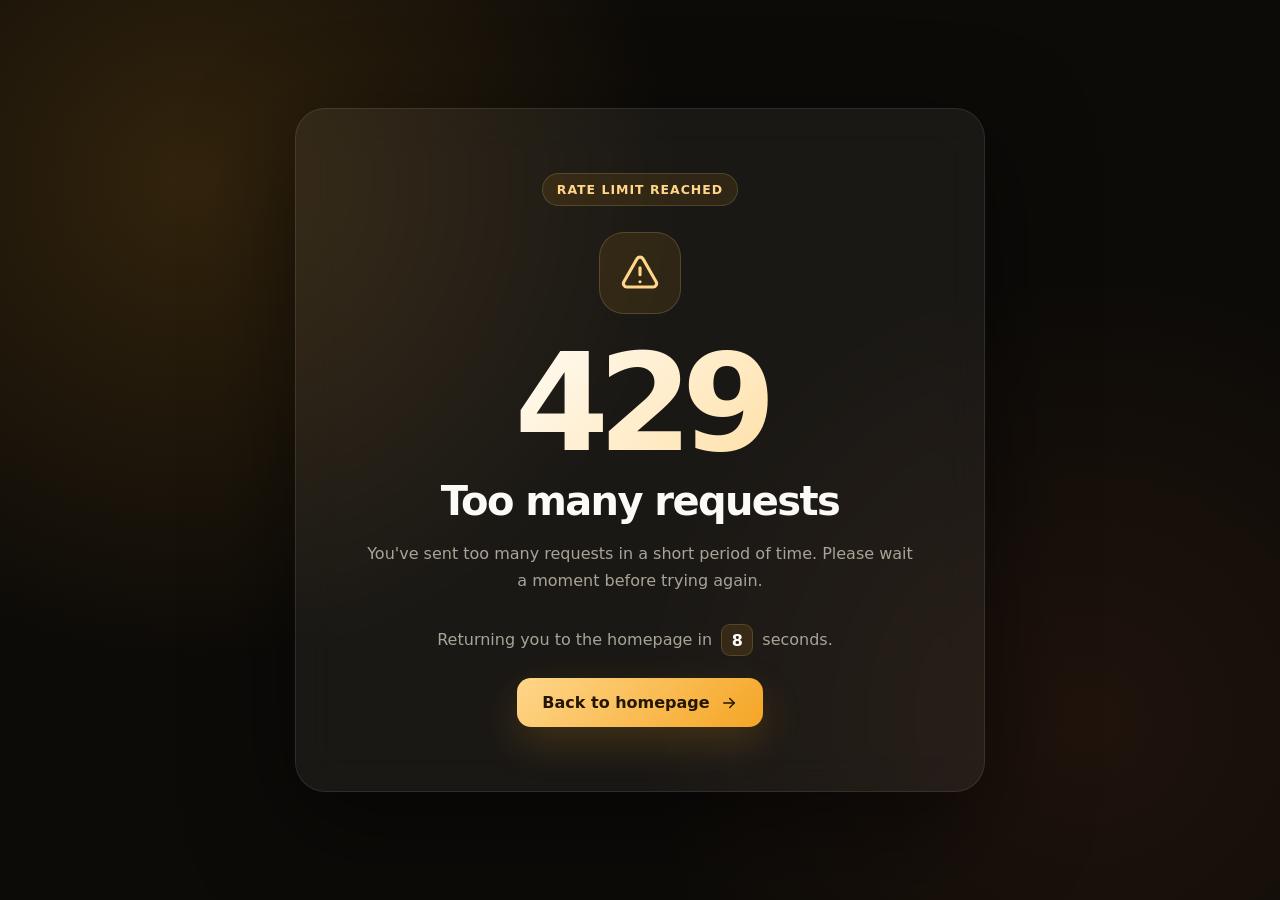
<file: 429.html>
<!DOCTYPE html>
<html lang="en">
<head>
    <meta charset="UTF-8">
    <meta name="viewport" content="width=device-width, initial-scale=1.0">
    <meta name="robots" content="noindex, nofollow">
    <title>429 — Too Many Requests</title>

    <style>
        :root {
            --bg: #0d0b08;
            --surface: rgba(255,255,255,.055);
            --border: rgba(255,255,255,.09);
            --text: #fcfaf6;
            --muted: #aaa397;
            --accent: #f5a524;
            --accent-light: #ffd68a;
        }

        * { box-sizing: border-box; margin: 0; padding: 0; }

        body {
            min-height: 100vh;
            min-height: 100dvh;
            display: grid;
            place-items: center;
            padding: 24px;
            overflow: hidden;
            color: var(--text);
            font-family: Inter, ui-sans-serif, system-ui, -apple-system,
                BlinkMacSystemFont, "Segoe UI", sans-serif;
            background:
                radial-gradient(circle at 15% 20%, rgba(245,165,36,.16), transparent 30rem),
                radial-gradient(circle at 85% 80%, rgba(255,115,60,.08), transparent 28rem),
                var(--bg);
        }

        .card {
            width: min(100%, 690px);
            padding: clamp(32px, 7vw, 64px);
            text-align: center;
            background: var(--surface);
            border: 1px solid var(--border);
            border-radius: 30px;
            box-shadow: 0 30px 100px rgba(0,0,0,.5);
            backdrop-filter: blur(20px);
            animation: reveal .8s cubic-bezier(.2,.8,.2,1) both;
        }

        .badge {
            display: inline-flex;
            align-items: center;
            gap: 8px;
            margin-bottom: 26px;
            padding: 8px 14px;
            color: var(--accent-light);
            font-size: .78rem;
            font-weight: 700;
            letter-spacing: .08em;
            text-transform: uppercase;
            background: rgba(245,165,36,.1);
            border: 1px solid rgba(255,214,138,.16);
            border-radius: 999px;
        }

        .icon {
            display: grid;
            place-items: center;
            width: 82px;
            height: 82px;
            margin: 0 auto 28px;
            color: var(--accent-light);
            background: rgba(245,165,36,.1);
            border: 1px solid rgba(255,214,138,.18);
            border-radius: 25px;
            animation: warning 2.5s ease-in-out infinite;
        }

        .icon svg { width: 42px; height: 42px; }

        .code {
            margin-bottom: 14px;
            font-size: clamp(4.5rem, 15vw, 8.5rem);
            font-weight: 850;
            line-height: .9;
            letter-spacing: -.08em;
            background: linear-gradient(135deg, #fff 15%, var(--accent-light));
            -webkit-background-clip: text;
            background-clip: text;
            color: transparent;
        }

        h1 {
            margin-bottom: 16px;
            font-size: clamp(1.7rem, 5vw, 2.5rem);
            letter-spacing: -.04em;
        }

        p {
            max-width: 550px;
            margin: auto;
            color: var(--muted);
            line-height: 1.7;
        }

        .countdown-text { margin: 30px 0 22px; }

        .countdown {
            display: inline-flex;
            justify-content: center;
            align-items: center;
            min-width: 32px;
            height: 32px;
            margin: 0 4px;
            color: #fff;
            font-weight: 700;
            background: rgba(245,165,36,.12);
            border: 1px solid rgba(255,214,138,.16);
            border-radius: 9px;
        }

        .button {
            display: inline-flex;
            align-items: center;
            gap: 10px;
            padding: 15px 25px;
            color: #241600;
            font-weight: 750;
            text-decoration: none;
            background: linear-gradient(135deg, var(--accent-light), var(--accent));
            border-radius: 14px;
            box-shadow: 0 16px 40px rgba(245,165,36,.18);
            transition: .25s ease;
        }

        .button:hover { transform: translateY(-2px); filter: brightness(1.05); }
        .button svg { width: 18px; height: 18px; }

        @keyframes reveal {
            from { opacity: 0; transform: translateY(20px) scale(.98); }
            to { opacity: 1; transform: none; }
        }

        @keyframes warning {
            0%,100% { transform: translateY(0); }
            50% { transform: translateY(-6px); }
        }

        @media (max-width: 520px) {
            body { padding: 16px; }
            .card { border-radius: 24px; }
        }

        @media (prefers-reduced-motion: reduce) {
            * { animation-duration: .01ms !important; animation-iteration-count: 1 !important; }
        }
    </style>
</head>

<body>
    <main class="card">
        <div class="badge">Rate limit reached</div>

        <div class="icon">
            <svg viewBox="0 0 24 24" fill="none" stroke="currentColor"
                stroke-width="1.8" stroke-linecap="round" stroke-linejoin="round">
                <path d="M12 9v4"></path>
                <path d="M12 17h.01"></path>
                <path d="M10.3 3.9 2.8 17a2 2 0 0 0 1.7 3h15a2 2 0 0 0 1.7-3L13.7 3.9a2 2 0 0 0-3.4 0Z"></path>
            </svg>
        </div>

        <div class="code">429</div>

        <h1>Too many requests</h1>

        <p>
            You've sent too many requests in a short period of time.
            Please wait a moment before trying again.
        </p>

        <p class="countdown-text">
            Returning you to the homepage in
            <span class="countdown" id="countdown">8</span>
            seconds.
        </p>

        <a href="/" class="button">
            Back to homepage
            <svg viewBox="0 0 24 24" fill="none" stroke="currentColor"
                stroke-width="2" stroke-linecap="round" stroke-linejoin="round">
                <path d="M5 12h14"></path>
                <path d="m13 6 6 6-6 6"></path>
            </svg>
        </a>
    </main>

    <script>
        (() => {
            let remaining = 8;
            const countdown = document.getElementById("countdown");

            const timer = setInterval(() => {
                remaining--;
                countdown.textContent = remaining;

                if (remaining <= 0) {
                    clearInterval(timer);
                    window.location.href = "/";
                }
            }, 1000);
        })();
    </script>
</body>
</html>
</file>
